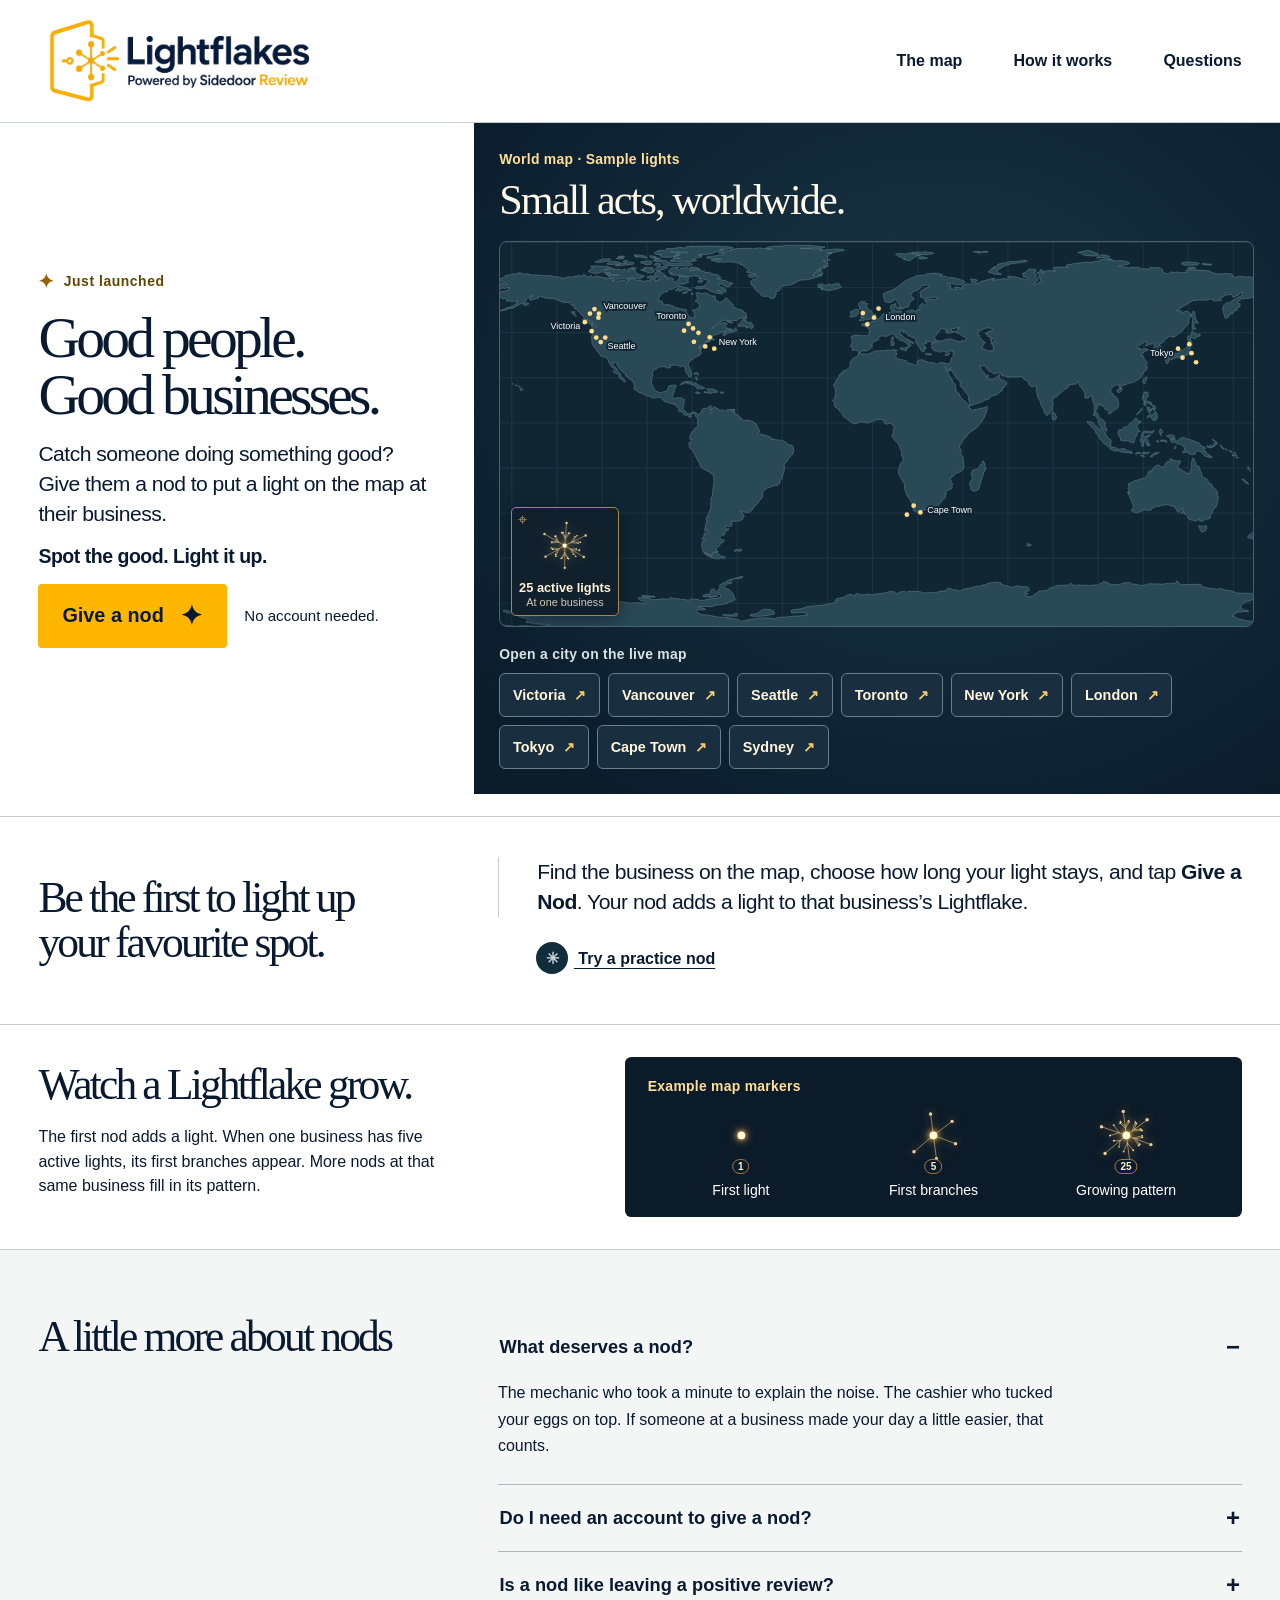
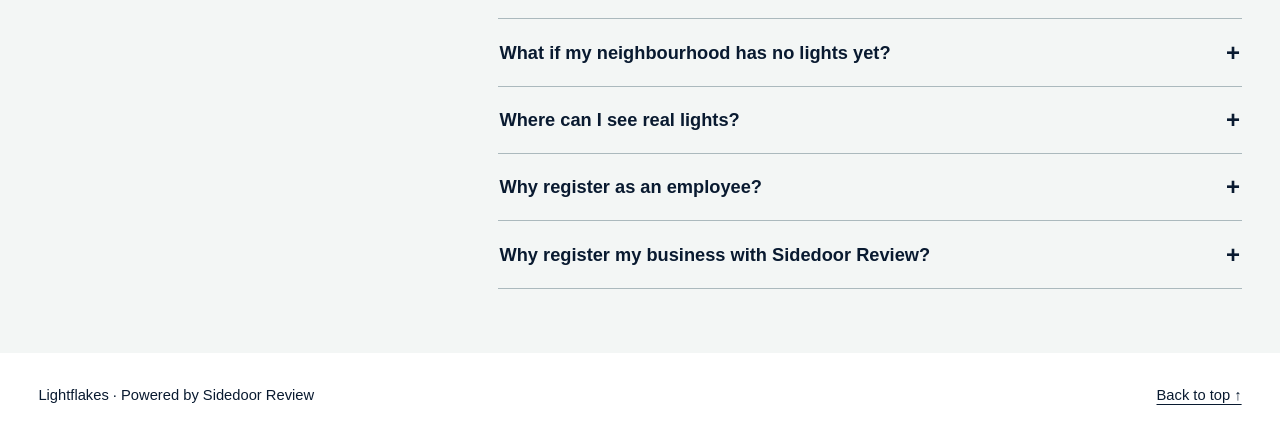
<file: index.html>
<!doctype html>
<html lang="en-CA">
<head>
  <meta charset="utf-8">
  <meta name="viewport" content="width=device-width, initial-scale=1">
  <title>Lightflakes | Give a nod to good people at local businesses</title>
  <meta name="description" content="Looking to leave a positive review for a local business? Give a nod to someone who did something good. Drop a light on the Lightflakes map. No account needed.">
  <meta name="robots" content="noindex, follow">
  <link rel="canonical" href="https://lightflakes.com/">
  <meta name="theme-color" content="#081c31">
  <meta property="og:title" content="Lightflakes | Catch the good stuff">
  <meta property="og:description" content="Good people. Good businesses. Give a nod to an everyday kindness and drop a light on the map. No account needed.">
  <meta property="og:type" content="website">
  <link rel="stylesheet" href="site.css">
  <script type="application/ld+json">{"@context":"https://schema.org","@type":"WebSite","name":"Lightflakes","url":"https://lightflakes.com/","description":"Recognize good people and local businesses doing good things. Each nod adds a light on the Sidedoor Review map.","inLanguage":"en-CA"}</script>
</head>
<body id="top">
<a class="skip" href="#main">Skip to content</a>
<header class="mast">
  <a href="#top" aria-label="Lightflakes home"><img class="logo" src="assets/logo.png" alt="Lightflakes, powered by Sidedoor Review"></a>
  <nav aria-label="Main navigation"><a href="https://sidedoorreview.com/maps">The map</a><a href="#how">How it works</a><a href="#questions">Questions</a></nav>
</header>
<main id="main">
  <section class="hero" aria-labelledby="headline">
    <div class="intro">
      <strong class="launch">Just launched</strong>
      <h1 id="headline">Good people.<br>Good businesses.</h1>
      <p>Catch someone doing something good? Give them a nod to put a light on the map at their business.</p>
      <strong class="prompt">Spot the good. Light it up.</strong>
      <div class="action"><a class="cta" href="https://sidedoorreview.com/maps">Give a nod <span aria-hidden="true">✦</span></a><small>No account needed.</small></div>
        </div>
    <figure class="world atlas-panel"><div class="world-head"><span class="map-label">World map · Sample lights</span><h2>Small acts, worldwide.</h2></div><div class="map-frame"><svg class="atlas" viewBox="15 0 334 151" role="img" aria-label="Individual sample lights in eight cities"><defs><pattern id="grid" width="20" height="20" patternUnits="userSpaceOnUse"><path d="M20 0H0V20" fill="none" stroke="#335462" stroke-width=".28"/></pattern></defs><rect width="360" height="180" fill="url(#grid)"/><path d="M120.4,165.0L120.1,165.5L119.8,166.0L117.7,165.9L115.5,165.9L114.3,165.6L114.3,165.5L113.7,165.3L116.0,165.3L118.1,165.4L118.9,165.0L119.4,164.6L120.4,165.0ZM20.8,164.5L18.9,164.6L17.6,164.3L17.0,163.9L16.9,163.9L16.3,163.6L16.3,163.6L16.9,163.2L18.8,163.4L19.8,163.7L20.5,164.0L20.8,164.5ZM134.8,163.0L136.1,163.5L136.5,164.1L136.6,164.5L136.7,165.0L135.1,165.3L133.5,165.6L131.6,165.8L129.5,166.0L127.1,166.0L125.8,165.6L126.0,165.2L128.1,164.9L129.0,164.6L129.6,164.2L130.1,163.8L130.7,163.5L131.3,163.0L131.3,163.0L131.8,163.0L133.3,162.8L134.8,163.0ZM58.8,158.5L60.1,158.7L61.3,158.5L60.7,158.8L59.8,159.1L58.4,159.0L57.4,158.7L57.4,158.7L57.6,158.3L58.8,158.5ZM54.4,158.5L56.0,158.9L55.4,158.8L54.1,158.7L52.7,158.5L52.7,158.5L53.4,158.2L54.4,158.5ZM81.0,156.9L82.1,157.1L83.2,157.0L83.8,157.5L83.0,157.4L81.8,157.5L80.6,157.4L79.2,157.5L78.2,157.3L77.7,156.9L77.7,156.9L78.3,156.7L79.6,156.9L81.0,156.9ZM111.5,156.0L111.7,156.4L111.5,156.8L111.2,157.2L110.0,157.3L108.9,157.5L107.6,157.5L108.1,157.1L106.9,157.2L105.8,157.4L105.0,157.1L105.0,156.7L106.1,156.3L106.1,156.3L106.8,156.2L107.9,156.2L108.2,155.7L108.3,155.3L108.3,154.5L108.8,154.0L109.7,153.9L110.3,154.3L110.5,154.6L110.9,155.1L111.3,155.5L111.5,156.0ZM121.4,149.2L121.0,149.4L120.2,149.2L119.4,149.3L118.7,149.5L118.0,149.8L117.5,150.1L117.4,150.5L117.4,150.9L117.9,151.2L117.2,151.4L116.3,151.5L115.7,151.8L115.1,152.2L114.5,152.6L114.3,153.0L114.7,153.4L115.2,153.7L116.0,153.9L116.8,154.2L117.2,154.6L117.4,155.0L117.7,155.4L118.2,155.7L118.5,156.1L118.6,157.0L118.9,157.4L119.0,157.8L119.3,158.2L119.2,158.7L118.6,159.1L118.0,159.4L116.7,159.6L116.3,159.9L115.6,160.3L114.1,160.6L112.8,160.8L111.6,161.0L110.2,161.2L109.4,161.6L107.8,161.7L106.0,161.6L104.4,161.7L102.8,161.7L103.1,162.1L104.6,162.3L105.7,162.6L106.3,162.9L105.2,163.2L103.5,163.1L102.1,163.4L102.0,163.8L102.0,164.2L103.2,164.5L103.4,164.9L104.6,165.3L106.8,165.4L108.6,165.7L110.0,166.0L111.8,166.3L114.3,166.5L116.7,166.7L118.4,167.0L120.3,167.4L121.3,167.8L121.8,168.2L123.0,167.9L124.6,167.6L126.4,167.3L128.5,167.0L130.2,166.7L132.7,166.7L135.2,166.8L137.2,167.1L137.8,166.7L139.2,166.4L141.8,166.3L143.7,166.1L145.6,165.9L147.7,165.8L149.9,165.6L151.5,165.3L150.7,165.0L150.3,164.6L150.3,164.3L148.4,164.3L146.3,164.5L144.4,164.5L144.1,164.1L144.2,163.3L144.7,163.1L146.1,162.9L147.8,162.7L149.0,162.4L150.2,162.1L151.1,161.7L152.5,161.5L153.8,161.4L154.5,161.3L156.1,161.2L157.5,161.1L158.8,160.9L160.0,160.7L161.1,160.4L162.5,160.1L163.4,159.8L164.3,159.5L164.6,159.1L163.5,158.9L163.9,158.5L164.6,158.1L165.6,158.0L166.7,157.7L167.7,157.4L168.5,157.0L169.0,156.5L169.7,156.3L170.9,156.3L171.4,156.7L172.6,156.7L172.6,156.3L173.1,155.9L174.2,156.0L174.5,156.4L175.7,156.5L177.0,156.3L178.2,156.2L179.3,156.2L179.8,156.6L180.9,156.3L181.9,156.1L183.0,156.0L184.1,155.9L185.2,155.6L186.3,155.5L187.1,155.2L187.7,154.9L188.5,155.1L189.5,155.0L190.2,155.5L190.8,155.8L192.0,155.6L192.4,155.2L193.4,155.0L194.7,155.0L195.1,155.4L195.9,155.0L197.0,154.9L198.2,154.9L199.3,154.9L200.4,155.0L201.5,155.1L201.9,155.4L202.6,155.7L203.7,155.5L204.8,155.5L206.0,155.5L207.1,155.5L208.1,155.3L209.2,155.2L210.0,154.9L211.0,154.8L212.0,154.7L212.8,154.4L213.3,153.8L213.9,153.5L214.9,153.7L215.3,154.0L216.2,154.2L217.2,154.2L217.9,154.5L218.6,154.8L219.7,154.5L220.0,154.1L220.9,153.9L222.0,153.6L222.9,153.5L224.1,153.3L224.9,153.1L225.7,152.8L226.5,152.6L227.4,152.7L228.3,152.4L229.0,152.1L229.9,152.1L230.8,151.9L230.9,151.5L231.8,151.2L232.6,151.1L233.6,150.9L234.5,150.8L235.4,150.9L236.4,151.0L237.2,151.2L237.3,151.7L238.1,152.0L238.7,152.3L239.9,152.4L240.6,152.7L241.4,153.0L242.4,153.0L243.2,152.8L244.1,152.4L245.0,152.6L246.0,152.7L246.9,152.9L247.9,152.9L248.9,152.9L249.7,154.0L249.7,154.2L249.6,154.7L248.6,154.9L247.8,155.3L247.9,155.7L249.1,155.7L248.9,156.1L248.4,156.4L247.9,156.9L248.7,157.2L249.9,157.3L251.0,157.1L251.6,156.7L251.9,156.3L252.5,156.0L253.1,155.7L253.3,155.4L253.9,154.9L254.5,154.8L255.6,154.7L256.6,154.6L257.6,154.5L258.1,154.1L258.4,153.7L259.1,153.3L260.1,153.1L260.9,152.9L261.5,152.5L262.1,152.4L262.8,152.2L263.8,152.3L264.7,152.2L265.7,152.1L266.8,152.2L267.5,151.9L268.0,151.2L268.4,151.5L268.8,152.0L269.7,152.2L270.6,152.2L271.6,152.1L272.6,152.2L273.5,152.2L274.2,152.1L275.0,152.2L275.8,152.4L276.7,152.2L277.8,152.2L278.7,152.1L279.7,152.2L280.4,151.9L280.9,151.6L281.6,151.3L282.8,150.6L283.5,150.7L284.2,151.0L284.9,151.3L286.2,151.9L287.2,152.0L288.1,152.0L289.2,151.8L290.2,151.7L291.1,151.4L291.7,151.1L292.9,151.1L293.6,150.9L294.4,151.1L294.9,151.4L295.6,151.7L296.7,151.7L297.4,151.9L298.6,152.2L299.8,152.3L300.9,152.2L301.7,151.9L302.3,151.6L303.2,151.5L304.1,151.6L305.2,151.7L306.1,151.6L307.0,151.6L307.9,151.7L308.8,151.8L309.7,151.6L310.8,151.4L311.8,151.4L312.9,151.4L313.9,151.3L314.8,151.2L315.0,150.7L315.1,150.3L315.7,150.6L315.9,151.0L316.2,151.4L316.6,151.8L317.5,152.0L318.6,151.9L319.9,151.9L320.8,151.8L322.1,151.8L323.1,151.8L324.4,151.8L325.5,151.9L326.2,152.2L326.0,152.6L326.6,152.9L327.7,153.1L328.8,153.4L330.1,153.6L331.5,153.7L332.5,153.9L333.6,153.9L334.3,153.6L335.2,153.8L335.9,154.1L336.8,154.4L338.0,154.5L339.2,154.6L339.7,155.0L340.8,155.2L341.6,155.6L342.7,155.7L343.8,155.7L344.9,155.8L346.1,155.8L347.3,155.8L348.4,156.0L349.5,156.2L350.5,156.4L351.2,156.7L351.1,157.1L350.6,157.4L350.1,157.9L349.8,158.2L349.3,158.7L348.0,158.8L347.4,159.2L346.1,159.4L345.6,159.8L345.0,160.1L344.2,160.5L343.8,160.9L343.6,161.2L343.5,161.7L343.5,162.1L344.1,162.5L344.3,162.8L344.7,163.2L346.6,163.3L347.0,163.8L345.2,163.9L343.7,164.1L341.8,164.2L340.9,164.7L340.7,165.2L340.3,165.6L339.8,165.9L341.1,166.3L341.6,166.7L342.5,167.1L343.7,167.4L345.1,167.7L346.6,168.0L348.9,168.3L349.4,168.8L352.3,169.0L352.5,169.1L353.2,169.4L356.0,169.2L358.3,169.5L360.0,169.7L360.0,175.0L0.0,175.0L0.0,169.7L0.1,169.7L0.9,169.1L2.7,169.5L2.9,169.4L3.1,169.3L3.5,169.2L3.8,169.1L3.9,169.1L4.1,169.1L4.2,169.1L5.6,169.5L6.9,169.1L7.1,169.1L10.0,168.9L11.0,169.1L11.5,169.2L13.0,169.6L15.8,169.8L18.1,170.1L21.9,170.4L24.8,170.1L29.1,170.3L31.5,170.6L34.1,170.3L36.9,170.0L37.1,169.6L33.2,169.5L29.9,169.3L29.1,168.9L26.4,168.7L26.6,168.2L27.0,167.8L27.3,167.5L27.1,167.0L25.5,166.8L24.7,166.4L23.2,166.1L25.6,166.2L27.9,166.0L29.4,166.3L31.1,166.0L32.8,165.7L33.6,165.3L33.2,164.9L31.9,164.7L30.5,164.4L28.4,164.3L26.6,164.2L24.7,164.1L24.0,163.7L22.7,163.4L21.9,163.0L21.6,161.9L22.1,162.0L23.0,162.3L24.7,162.2L26.3,162.1L27.1,162.5L28.7,162.4L30.0,162.2L31.3,161.9L32.4,161.6L33.9,161.5L33.9,161.1L33.5,160.7L33.8,160.4L35.1,160.2L35.7,160.5L37.2,160.3L38.4,160.1L39.8,160.1L41.1,160.0L42.5,159.7L43.6,159.5L44.8,159.3L45.6,159.4L46.3,159.4L47.7,159.3L49.1,159.5L50.4,159.5L51.8,159.3L53.1,159.4L54.6,159.5L56.0,159.5L57.4,159.5L58.9,159.5L60.3,159.5L61.3,159.2L62.5,159.0L63.8,159.2L65.0,159.1L66.1,158.7L66.7,159.0L67.1,159.4L67.7,159.7L68.7,159.4L69.9,159.8L71.3,159.9L72.4,160.2L73.9,160.1L75.1,159.9L76.6,160.0L78.0,160.1L79.4,160.3L79.9,159.9L79.2,159.5L78.7,159.2L77.5,159.1L76.9,158.7L76.7,158.4L76.3,157.6L77.1,157.8L78.4,157.8L79.7,157.8L80.9,157.9L81.9,158.2L82.3,158.6L83.7,158.6L85.0,158.5L86.3,158.3L87.6,158.2L88.6,158.4L89.9,158.3L90.8,157.6L91.6,158.0L92.7,158.2L94.0,158.1L94.8,158.5L96.1,158.5L97.3,158.6L98.5,158.9L99.3,158.5L99.7,158.1L100.7,158.5L102.1,158.4L103.1,158.6L103.8,159.0L105.1,158.9L106.1,158.7L107.2,158.4L108.4,158.3L109.8,158.1L111.1,158.0L112.0,157.8L112.6,157.5L112.9,157.0L112.7,156.6L112.4,156.2L112.1,155.9L111.8,155.5L111.5,155.1L111.5,154.7L111.6,154.3L112.0,154.0L112.4,153.5L112.6,153.1L112.4,152.7L112.3,152.3L112.7,151.9L113.3,151.6L113.9,151.2L114.6,150.9L115.4,150.6L115.8,150.2L116.4,149.9L117.0,149.6L118.0,149.6L118.6,149.3L119.3,149.1L120.1,149.0L120.8,148.7L121.4,148.4L122.2,148.3L122.8,148.5L122.4,148.9L121.4,149.2ZM112.3,138.8L113.5,139.4L115.0,139.7L114.5,140.2L113.5,140.3L113.0,139.9L112.7,140.3L111.9,140.6L110.8,140.5L110.0,140.2L109.0,140.1L107.7,139.5L106.7,139.0L105.3,137.8L106.2,138.0L107.6,138.7L108.9,139.1L109.4,138.6L109.7,137.9L110.7,137.5L111.4,137.6L111.4,137.6L111.8,138.1L112.3,138.8ZM121.5,136.1L122.3,136.6L122.0,136.9L120.6,137.2L120.2,136.8L119.3,137.3L118.8,136.8L120.0,136.3L120.8,136.5L121.5,136.1ZM250.3,134.7L248.7,134.8L248.7,134.2L248.9,133.8L248.9,133.6L249.6,133.9L250.5,134.1L250.6,134.3L250.3,134.7ZM325.4,125.8L326.4,126.1L326.9,126.0L327.7,125.8L328.3,125.9L328.4,127.1L328.0,127.4L327.9,128.2L327.6,127.9L326.9,128.6L326.7,128.6L326.0,128.5L325.4,127.7L325.3,127.0L324.7,126.2L324.7,125.7L325.4,125.8ZM353.0,125.9L353.2,126.3L354.0,125.9L354.2,126.3L354.2,126.8L353.9,127.2L353.2,128.0L352.7,128.4L353.1,128.9L352.3,128.9L351.5,129.2L351.2,129.9L350.6,130.9L349.8,131.4L349.3,131.6L348.4,131.6L347.8,131.3L346.7,131.2L346.5,130.9L347.0,130.1L348.3,129.1L348.9,128.9L349.7,128.6L350.5,128.0L351.1,127.5L351.6,126.8L351.9,126.5L352.1,126.0L352.8,125.5L353.0,125.9ZM354.6,121.2L355.3,122.2L355.4,121.5L355.8,121.8L356.0,122.6L356.8,122.9L357.4,123.0L358.0,122.6L358.5,122.7L358.3,123.6L358.0,124.2L357.2,124.1L356.9,124.4L357.0,124.9L356.9,125.1L356.5,125.6L356.0,126.3L355.2,126.7L355.1,126.4L354.7,126.3L355.2,125.5L354.9,124.9L353.8,124.5L353.9,124.1L354.6,123.8L354.7,123.0L354.7,122.4L354.3,121.7L354.3,121.5L353.8,121.1L353.1,120.2L352.6,119.5L353.0,119.5L353.6,120.0L354.3,120.3L354.6,121.2ZM347.1,107.2L346.7,107.4L346.2,107.1L345.5,106.7L344.8,106.1L344.2,105.4L344.0,105.1L344.5,105.1L345.0,105.5L345.5,105.8L345.8,106.1L346.6,106.7L347.1,107.2ZM358.4,102.3L358.7,102.6L358.6,103.2L357.9,103.3L357.4,103.2L357.3,102.7L357.7,102.4L358.1,102.5L358.4,102.3ZM359.4,101.8L358.7,102.0L358.6,101.6L359.1,101.4L359.4,101.4L360.0,101.1L360.0,101.6L359.4,101.8ZM0.1,101.5L0.0,101.6L0.0,101.1L0.2,101.0L0.1,101.5ZM347.8,101.5L347.5,101.6L347.2,101.2L347.2,100.9L347.8,101.5ZM347.1,99.9L347.3,100.7L347.0,100.6L346.8,100.7L346.6,100.4L346.6,99.6L347.1,99.9ZM230.1,98.6L230.2,99.8L230.5,100.2L230.4,100.7L230.2,101.0L229.9,100.4L229.7,100.7L229.9,101.5L229.8,101.9L229.5,102.1L229.4,103.0L229.0,104.1L228.5,105.5L227.9,107.4L227.5,108.8L227.1,109.9L226.3,110.2L225.4,110.6L224.8,110.3L224.0,110.0L223.8,109.5L223.7,108.6L223.3,107.8L223.3,107.1L223.4,106.3L223.9,106.2L223.9,105.8L224.4,105.1L224.5,104.4L224.2,104.0L224.0,103.3L224.0,102.4L224.3,101.9L224.4,101.2L224.9,101.2L225.5,101.0L225.9,100.8L226.3,100.8L226.9,100.2L227.7,99.6L228.0,99.1L227.9,98.7L228.3,98.8L228.8,98.1L228.9,97.5L229.2,97.0L229.5,97.5L229.8,97.9L230.1,98.6ZM323.6,98.8L323.9,99.5L324.6,99.2L324.9,99.6L325.4,100.0L325.3,100.4L325.5,101.3L325.6,101.8L325.9,101.9L326.2,102.8L326.1,103.3L326.4,104.0L327.5,104.5L328.2,105.0L328.8,105.4L328.7,105.6L329.3,106.3L329.7,107.3L330.1,107.1L330.5,107.6L330.7,107.4L330.9,108.5L331.6,109.1L332.1,109.5L332.9,110.3L333.1,111.1L333.2,111.6L333.1,112.3L333.6,113.1L333.5,114.0L333.3,114.5L333.1,115.4L333.1,115.9L332.9,116.6L332.5,117.6L331.7,118.0L331.3,118.8L331.0,119.3L330.7,120.2L330.3,120.7L330.1,121.4L329.9,122.1L330.0,122.4L329.4,122.8L328.3,122.8L327.4,123.2L326.9,123.6L326.3,124.0L325.5,123.6L324.9,123.4L325.0,122.9L324.5,123.1L323.6,123.8L322.7,123.5L322.2,123.4L321.6,123.3L320.6,123.0L320.0,122.4L319.8,121.6L319.6,121.1L319.1,120.7L318.1,120.6L318.4,120.1L318.2,119.4L317.7,120.1L316.8,120.3L317.4,119.7L317.5,119.1L317.9,118.6L317.8,117.9L317.0,118.8L316.4,119.1L316.0,119.9L315.2,119.5L315.2,118.9L314.6,118.2L314.1,117.8L314.3,117.6L313.0,117.0L312.3,117.0L311.3,116.5L309.5,116.6L308.2,116.9L307.1,117.3L306.1,117.2L305.1,117.7L304.2,118.0L304.0,118.5L303.7,118.9L302.8,118.9L302.2,119.0L301.3,118.8L300.6,118.9L299.9,119.0L299.3,119.5L299.0,119.5L298.5,119.7L298.0,120.1L297.3,120.0L296.6,120.0L295.6,119.4L295.0,119.2L295.0,118.6L295.5,118.5L295.7,118.3L295.7,117.9L295.8,117.2L295.7,116.6L295.2,115.6L295.0,115.0L295.0,114.5L294.6,113.8L294.6,113.5L294.2,113.1L294.0,112.3L293.5,111.5L293.3,111.1L293.8,111.5L293.4,110.6L293.9,110.9L294.2,111.3L294.2,110.8L293.7,110.0L293.6,109.7L293.4,109.4L293.5,108.8L293.7,108.6L293.8,108.1L293.7,107.5L294.1,106.8L294.2,107.5L294.6,106.8L295.5,106.5L295.9,106.1L296.7,105.7L297.2,105.6L297.4,105.7L298.2,105.4L298.8,105.3L299.0,105.0L299.3,105.0L299.8,105.0L300.9,104.7L301.4,104.2L301.7,103.7L302.2,103.2L302.3,102.8L302.3,102.3L303.0,101.4L303.4,102.3L303.9,102.1L303.5,101.6L303.8,101.1L304.3,101.3L304.4,100.6L304.9,100.1L305.2,99.7L305.7,99.5L305.7,99.2L306.1,99.3L306.1,99.1L306.6,99.0L307.1,98.8L307.8,99.3L308.4,99.9L309.0,99.9L309.6,100.0L309.4,99.4L309.9,98.6L310.3,98.4L310.2,98.1L310.6,97.5L311.2,97.2L311.7,97.3L312.6,97.1L312.6,96.6L311.8,96.3L312.4,96.1L313.0,96.4L313.6,96.8L314.4,97.0L314.7,96.9L315.3,97.2L315.9,97.0L316.3,97.0L316.5,96.9L317.0,97.4L316.7,97.9L316.3,98.3L316.0,98.3L316.1,98.7L315.8,99.2L315.4,99.7L315.5,100.0L316.3,100.6L317.1,100.9L317.6,101.2L318.3,101.8L318.6,101.8L319.1,102.1L319.3,102.4L320.2,102.7L320.9,102.4L321.1,101.8L321.3,101.4L321.4,100.8L321.7,100.0L321.6,99.6L321.6,99.3L321.5,98.7L321.7,97.9L321.8,97.7L321.7,97.4L321.9,96.9L322.1,96.3L322.1,96.0L322.5,95.7L322.8,96.2L322.9,96.8L323.1,96.9L323.2,97.3L323.5,97.8L323.6,98.4L323.6,98.8ZM342.1,95.5L342.4,95.8L341.7,95.8L341.3,95.2L341.9,95.4L342.1,95.5ZM300.7,95.2L300.3,95.3L299.0,94.6L299.9,94.4L300.4,94.7L300.8,95.0L300.7,95.2ZM340.9,94.9L340.5,94.9L339.8,94.8L339.6,94.6L339.7,94.2L340.4,94.4L340.7,94.6L340.9,94.9ZM341.7,94.6L341.5,94.8L340.8,93.9L340.6,93.3L340.9,93.3L341.3,94.1L341.7,94.6ZM304.4,95.1L303.6,95.4L303.5,95.2L303.6,94.9L304.0,94.3L305.0,93.9L305.1,93.7L305.9,93.4L306.6,93.4L307.0,93.3L307.3,93.4L307.0,93.7L305.9,94.1L305.1,94.4L304.4,95.1ZM297.9,93.1L298.3,93.4L298.9,93.3L299.1,93.7L298.0,93.9L297.3,94.0L296.7,94.0L297.1,93.5L297.6,93.4L297.9,93.1ZM302.9,93.1L302.8,93.6L301.3,93.9L299.9,93.8L299.9,93.4L300.7,93.2L301.3,93.5L302.0,93.5L302.9,93.1ZM339.9,93.3L339.9,93.5L339.1,93.1L338.6,92.8L338.2,92.4L338.4,92.3L338.8,92.6L339.6,93.0L339.9,93.3ZM337.5,92.3L337.3,92.4L336.9,92.2L336.5,91.8L336.5,91.6L337.1,92.0L337.5,92.3ZM288.6,91.8L290.5,91.9L290.8,91.5L292.6,91.9L293.0,92.6L294.5,92.8L295.7,93.4L294.6,93.8L293.5,93.3L292.6,93.4L291.5,93.3L290.6,93.1L289.4,92.7L288.7,92.6L288.3,92.8L286.5,92.4L286.3,91.9L285.4,91.9L286.1,90.9L287.3,91.0L288.1,91.3L288.5,91.4L288.6,91.8ZM314.7,91.2L314.2,91.9L314.1,91.1L314.3,90.8L314.5,90.4L314.7,90.7L314.7,91.2ZM335.9,91.8L335.6,91.9L335.2,91.5L334.7,90.9L334.5,90.1L334.7,90.0L334.8,90.3L335.1,90.6L335.5,91.2L336.0,91.5L335.9,91.8ZM332.0,90.5L331.5,90.6L331.3,90.8L330.8,91.1L330.2,91.3L329.7,91.3L328.9,91.0L328.3,90.7L328.4,90.4L329.3,90.6L329.8,90.5L330.0,90.0L330.1,90.0L330.2,90.5L330.8,90.5L331.1,90.1L331.6,89.8L331.5,89.2L332.1,89.1L332.3,89.3L332.3,89.9L332.0,90.5ZM307.2,88.5L306.9,88.8L306.2,88.6L306.0,88.2L307.0,88.1L307.2,88.5ZM310.5,88.1L310.8,88.9L310.0,88.4L309.2,88.4L308.6,88.4L307.9,88.4L308.1,87.8L309.4,87.8L310.5,88.1ZM333.1,89.5L332.8,89.8L332.6,89.2L332.4,88.8L332.0,88.5L331.4,88.0L330.7,87.7L330.9,87.5L331.5,87.8L331.8,88.0L332.2,88.2L332.6,88.7L333.0,89.0L333.1,89.5ZM314.1,86.2L314.4,87.8L315.5,88.4L316.3,87.3L317.4,86.7L318.3,86.7L319.2,87.1L319.9,87.4L321.0,87.6L322.7,88.3L324.6,88.9L325.3,89.4L325.8,89.9L326.0,90.5L327.6,91.1L327.9,91.6L327.0,91.7L327.2,92.4L328.1,93.0L328.7,94.1L329.3,94.1L329.3,94.5L330.0,94.7L329.7,94.9L330.8,95.3L330.7,95.6L330.0,95.7L329.8,95.4L328.9,95.3L327.9,95.1L327.1,94.5L326.6,93.9L326.0,93.1L324.7,92.6L323.9,92.9L323.3,93.2L323.4,94.0L322.6,94.3L322.1,94.2L321.0,94.1L320.1,93.3L319.1,93.1L318.9,93.4L317.6,93.4L318.0,92.6L318.7,92.3L318.4,91.2L317.9,90.4L316.0,89.5L315.2,89.5L313.7,88.5L313.4,89.0L313.0,89.1L312.8,88.7L312.8,88.3L312.0,87.8L313.1,87.5L313.8,87.5L313.7,87.2L312.2,87.2L311.8,86.6L310.9,86.4L310.5,85.9L311.9,85.7L312.4,85.4L314.0,85.8L314.1,86.2ZM305.2,83.6L304.4,84.6L303.7,84.8L302.7,84.6L301.1,84.6L300.2,84.8L300.0,85.5L300.9,86.4L301.5,86.0L303.3,85.6L303.3,86.1L302.8,85.9L302.4,86.5L301.5,86.9L302.5,88.2L302.3,88.5L303.2,89.7L303.2,90.3L302.6,90.6L302.2,90.3L302.7,89.5L301.7,89.9L301.5,89.6L301.6,89.2L300.9,88.6L301.0,87.6L300.3,87.9L300.4,89.1L300.4,90.5L299.8,90.7L299.4,90.4L299.7,89.5L299.5,88.5L299.1,88.5L298.8,87.8L299.2,87.1L299.3,86.4L299.8,84.8L300.0,84.4L300.9,83.7L301.7,84.0L302.9,84.1L304.1,84.1L305.1,83.4L305.2,83.6ZM308.7,83.9L308.6,84.7L308.1,84.6L308.0,85.3L308.4,85.8L308.1,85.9L307.7,85.3L307.4,84.0L307.6,83.2L307.9,82.8L308.0,83.4L308.6,83.5L308.7,83.9ZM285.8,90.9L284.7,90.9L283.9,90.0L282.6,89.2L282.2,88.6L281.4,87.8L280.9,87.1L280.1,85.7L279.3,84.8L279.0,84.0L278.6,83.2L277.7,82.5L277.2,81.7L276.4,81.1L275.4,80.0L275.3,79.5L275.9,79.6L277.5,79.8L278.4,80.7L279.1,81.4L279.7,81.8L280.6,82.9L281.7,82.9L282.5,83.6L283.1,84.4L283.8,84.9L283.4,85.7L284.0,86.1L284.4,86.1L284.5,86.8L284.9,87.3L285.6,87.4L286.1,88.1L285.9,89.3L285.8,90.9ZM297.9,83.2L299.0,84.1L297.8,84.2L297.5,84.9L297.5,85.8L296.6,86.5L296.5,87.5L296.1,89.0L296.0,88.7L294.9,89.1L294.5,88.5L293.8,88.4L293.3,88.1L292.1,88.5L291.7,88.0L291.0,88.0L290.2,87.9L290.1,86.6L289.6,86.3L289.1,85.5L289.0,84.6L289.1,83.7L289.7,83.0L290.4,83.3L291.2,83.1L291.4,82.3L291.8,82.1L293.0,81.9L293.7,81.1L294.2,80.5L294.6,80.1L295.5,79.6L296.2,78.9L296.7,78.1L297.1,78.1L297.6,78.6L297.7,79.0L298.3,79.3L299.2,79.6L299.1,80.0L298.4,80.0L298.6,80.5L297.9,80.9L297.3,81.8L298.0,82.7L297.9,83.2ZM306.4,76.6L306.5,77.2L306.5,77.8L306.2,78.7L305.8,77.7L305.4,78.2L305.7,79.0L305.4,79.4L304.2,78.8L303.9,78.1L304.2,77.6L303.6,77.2L303.3,77.6L302.8,77.5L302.1,78.1L301.9,77.8L302.3,77.0L302.9,76.7L303.5,76.3L303.8,76.8L304.6,76.5L304.8,76.0L305.5,76.0L305.4,75.2L306.2,75.7L306.3,76.2L306.4,76.6ZM261.2,78.8L260.3,79.0L259.9,78.2L259.7,76.8L260.1,75.2L260.8,75.7L261.3,76.4L261.8,77.5L261.6,78.5L261.2,78.8ZM119.1,74.9L118.2,75.0L118.0,74.9L118.3,74.6L118.3,74.2L118.9,74.1L119.1,74.1L119.1,74.9ZM304.0,74.7L303.6,75.0L303.3,75.7L303.0,76.0L302.4,75.3L302.6,75.0L302.8,74.7L302.9,74.1L303.5,74.1L303.3,74.7L304.1,73.8L304.0,74.7ZM298.5,75.7L297.2,76.6L297.7,75.9L298.4,75.3L299.0,74.6L299.5,73.6L299.7,74.4L299.0,75.0L298.5,75.7ZM301.9,73.1L302.5,73.4L303.1,73.4L303.1,73.8L302.6,74.3L302.0,74.6L302.0,74.1L302.0,73.6L301.9,73.1ZM305.5,72.8L305.8,74.0L305.0,73.7L305.0,74.0L305.3,74.6L304.8,74.9L304.8,74.2L304.5,74.1L304.3,73.5L304.9,73.6L304.9,73.2L304.3,72.4L305.2,72.5L305.5,72.8ZM301.5,71.9L301.3,72.8L300.8,72.3L300.3,71.5L301.2,71.6L301.5,71.9ZM301.3,66.5L301.9,66.8L302.2,66.5L302.3,66.8L302.2,67.2L302.5,67.9L302.3,68.7L301.7,69.1L301.5,69.9L301.7,70.7L302.3,70.8L302.7,70.7L304.0,71.2L303.9,71.8L304.2,72.0L304.1,72.5L303.3,72.0L302.9,71.4L302.7,71.8L302.0,71.2L301.1,71.4L300.6,71.1L300.7,70.7L301.0,70.5L300.7,70.2L300.6,70.6L300.1,70.0L299.9,69.6L299.9,68.6L300.3,69.0L300.4,67.4L300.7,66.5L301.3,66.5ZM114.4,66.8L114.2,67.0L113.4,67.0L112.8,67.1L112.8,66.6L112.9,66.5L113.7,66.5L114.2,66.6L114.4,66.8ZM103.1,67.1L102.8,67.3L102.2,67.1L101.7,66.8L101.8,66.5L102.2,66.5L102.4,66.5L103.1,66.6L103.6,66.8L103.8,67.1L103.1,67.1ZM107.4,65.1L108.3,65.3L108.4,65.1L109.2,65.1L109.8,65.4L110.0,65.4L110.2,65.7L110.8,65.7L110.7,66.0L111.2,66.0L111.7,66.4L111.3,66.8L110.8,66.6L110.4,66.6L110.0,66.6L109.9,66.8L109.5,66.8L109.3,66.6L109.0,66.7L108.6,67.4L108.3,67.2L108.3,67.0L107.6,66.8L107.2,66.9L106.5,66.8L106.1,67.0L105.5,66.7L105.6,66.3L106.6,66.5L107.3,66.6L107.7,66.3L107.2,65.9L107.2,65.5L106.6,65.4L106.8,65.1L107.4,65.1ZM290.3,66.3L289.5,66.8L288.7,66.5L288.6,65.6L289.1,65.2L290.2,64.9L290.8,64.9L291.0,65.3L290.6,65.7L290.3,66.3ZM24.5,65.9L24.3,66.1L24.1,65.9L24.1,65.7L23.9,65.3L24.0,65.2L24.1,65.0L24.1,64.8L24.1,64.7L24.2,64.8L24.6,64.9L24.8,65.0L24.9,65.1L25.2,65.5L25.2,65.5L24.8,65.8L24.5,65.9ZM23.9,64.4L23.6,64.4L23.4,64.2L23.3,64.1L23.3,64.1L23.4,64.0L23.7,64.1L24.0,64.2L23.9,64.4ZM23.2,63.8L23.2,63.9L22.7,63.9L22.7,63.8L23.2,63.8ZM22.3,63.7L22.3,63.7L22.2,63.7L21.9,63.7L21.7,63.5L21.7,63.4L22.0,63.3L22.1,63.3L22.3,63.7ZM20.7,63.0L20.5,63.1L20.2,62.9L20.3,62.9L20.4,62.8L20.6,62.8L20.7,63.0ZM100.3,62.2L100.7,62.6L101.7,62.5L102.0,62.7L102.9,63.3L103.5,63.8L103.8,63.8L104.4,64.0L104.3,64.3L105.1,64.3L105.8,64.7L105.7,64.9L105.0,65.1L104.4,65.1L103.7,65.0L102.2,65.1L102.9,64.6L102.5,64.3L101.9,64.3L101.5,64.0L101.3,63.4L100.7,63.4L99.8,63.2L99.5,63.0L98.2,62.8L97.8,62.6L98.2,62.4L97.2,62.3L96.5,62.8L96.1,62.8L95.9,63.1L95.5,63.2L95.0,63.1L95.6,62.8L95.8,62.4L96.2,62.2L96.7,62.0L97.5,61.9L97.7,61.8L98.6,61.9L99.4,61.9L100.3,62.2ZM102.5,61.2L102.2,61.3L102.0,60.7L101.6,60.4L101.8,59.8L102.1,59.8L102.5,60.7L102.5,61.2ZM301.2,62.2L300.7,63.0L300.2,62.2L300.1,61.4L300.7,60.5L301.5,59.7L302.0,60.0L301.8,60.6L301.2,62.2ZM102.2,58.4L101.1,58.6L101.0,58.2L101.5,58.1L102.2,58.2L102.2,58.4ZM103.0,58.4L102.8,59.1L102.6,59.0L102.7,58.5L102.2,58.1L102.2,58.0L103.0,58.4ZM314.6,50.9L314.8,51.2L314.2,51.8L313.8,51.5L313.3,51.7L313.0,52.3L312.4,52.0L312.4,51.5L312.9,50.9L313.5,51.1L313.9,50.6L314.6,50.9ZM214.6,49.3L213.9,49.8L214.0,49.9L214.0,50.0L213.0,50.4L212.5,50.3L212.3,49.9L212.7,49.9L212.8,49.9L212.9,49.6L213.7,49.6L214.6,49.3ZM203.7,49.3L204.2,49.6L205.0,49.6L205.8,49.6L205.7,49.8L206.3,49.7L206.2,50.0L204.7,50.1L204.7,49.9L203.5,49.7L203.7,49.3ZM195.5,46.8L195.2,47.6L195.3,47.9L195.1,48.4L194.3,48.0L193.8,47.9L192.4,47.4L192.6,46.9L193.7,47.0L194.8,46.9L195.5,46.8ZM189.2,43.8L189.8,44.5L189.7,45.8L189.2,45.8L188.8,46.1L188.4,45.8L188.4,44.6L188.2,44.0L188.7,44.1L189.2,43.8ZM321.0,47.9L320.6,48.7L320.8,49.2L320.3,49.9L319.0,50.3L317.2,50.4L315.8,51.5L315.1,51.2L315.1,50.4L313.3,50.6L312.2,51.1L311.0,51.1L312.0,51.9L311.3,53.5L310.7,54.0L310.2,53.6L310.4,52.7L309.8,52.4L309.4,51.7L310.4,51.4L310.9,50.8L311.9,50.3L312.6,49.6L314.6,49.3L315.7,49.5L316.7,47.7L317.4,48.2L318.9,47.2L319.4,46.8L320.1,45.6L319.9,44.4L320.3,43.8L321.4,43.6L321.9,45.0L321.9,45.8L321.0,46.8L321.0,47.9ZM189.6,42.8L189.2,43.6L188.8,43.4L188.5,42.7L188.7,42.4L189.4,42.0L189.6,42.8ZM323.9,40.8L324.6,41.0L325.3,40.6L325.5,41.7L324.1,42.0L323.2,43.0L321.6,42.3L321.1,43.4L320.0,43.4L319.8,42.4L320.3,41.7L321.4,41.6L321.7,40.2L322.0,39.4L323.1,40.5L323.9,40.8ZM116.3,38.4L117.1,38.6L118.0,38.6L117.5,39.0L117.1,39.0L115.9,38.6L115.6,38.3L116.0,38.0L116.3,38.4ZM118.2,35.9L117.7,35.9L116.4,35.6L115.5,35.1L115.8,35.0L117.1,35.3L118.2,35.7L118.2,35.9ZM56.5,36.5L56.0,36.6L54.3,36.2L54.0,35.8L53.1,35.5L53.0,35.2L51.9,35.0L51.6,34.5L51.6,34.2L52.7,34.4L53.3,34.6L54.2,34.7L54.6,35.0L55.1,35.5L56.1,35.9L56.5,36.5ZM123.9,34.3L123.2,35.2L123.9,34.8L124.5,35.1L124.2,35.4L125.1,35.7L125.5,35.4L126.5,35.8L126.2,36.5L126.9,36.3L127.0,36.8L127.4,37.5L126.9,38.3L126.5,38.4L125.8,38.2L126.0,37.4L125.8,37.2L124.6,38.1L124.0,38.1L124.7,37.6L123.7,37.4L122.7,37.4L120.7,37.4L120.6,37.1L121.2,36.7L120.8,36.5L121.6,35.9L122.6,34.3L123.3,33.7L124.1,33.4L124.6,33.4L124.4,33.7L123.9,34.3ZM47.3,31.0L47.3,31.0L47.3,31.0L47.3,31.0L48.3,30.9L48.0,32.0L48.8,32.8L48.4,32.8L47.8,32.4L47.5,31.9L46.9,31.6L46.8,31.1L46.8,30.8L47.3,31.0ZM323.6,34.3L324.7,36.0L323.2,35.7L322.6,37.1L323.5,38.2L323.5,38.9L322.7,38.3L322.1,39.0L321.9,38.2L322.0,37.2L321.9,36.1L322.1,35.4L322.2,34.0L321.6,33.1L321.7,31.7L322.6,31.2L322.2,30.8L322.7,30.6L322.9,31.3L323.3,32.3L323.2,33.2L323.6,34.3ZM173.2,32.7L171.4,33.3L170.0,33.2L170.8,32.1L170.3,31.1L171.7,30.3L172.4,29.9L173.3,29.8L174.3,30.4L173.8,31.1L174.0,31.8L173.2,32.7ZM192.7,29.4L192.1,30.2L191.0,29.6L190.9,29.2L192.4,28.9L192.7,29.4ZM27.0,27.9L26.0,28.3L25.5,28.0L25.3,27.5L26.2,27.2L26.8,27.0L27.4,27.1L27.9,27.4L27.0,27.9ZM177.0,26.4L175.9,27.4L176.9,27.3L178.0,27.3L177.8,28.1L176.9,29.0L177.9,29.1L178.9,30.4L179.6,30.5L180.2,31.7L180.5,32.1L181.7,32.3L181.6,32.9L181.1,33.2L181.4,33.7L180.6,34.2L179.2,34.2L177.5,34.5L177.0,34.3L176.4,34.8L175.5,34.7L174.8,35.0L174.2,34.8L175.7,33.8L176.6,33.6L175.0,33.4L174.7,33.0L175.8,32.7L175.2,32.2L175.4,31.5L176.9,31.6L177.1,31.0L176.4,30.4L175.2,30.2L174.9,29.9L175.3,29.5L175.0,29.2L174.4,29.7L174.4,28.7L173.9,28.2L174.2,27.2L175.0,26.4L175.8,26.4L177.0,26.4ZM14.4,25.1L13.8,25.2L13.2,25.1L12.5,24.8L13.5,24.6L14.3,24.7L14.4,25.1ZM100.7,22.8L100.3,23.4L99.9,23.3L99.6,23.0L99.7,22.9L100.1,22.6L100.5,22.6L100.7,22.8ZM98.1,22.3L96.9,22.8L96.2,22.8L96.0,22.5L96.7,22.1L98.1,22.1L98.1,22.3ZM8.3,21.2L8.9,21.4L9.5,21.3L10.3,21.6L11.3,21.7L11.2,21.8L10.5,22.0L9.7,21.8L9.3,21.6L8.4,21.7L8.2,21.6L8.3,21.2ZM94.8,19.3L95.0,19.8L95.5,19.6L96.1,19.9L97.2,20.2L98.4,20.5L98.4,21.0L99.2,20.9L99.9,21.3L99.0,21.6L97.5,21.3L96.9,20.9L95.9,21.4L94.5,21.9L94.1,21.4L92.8,21.5L93.6,21.0L93.8,20.2L94.1,19.3L94.8,19.3ZM165.5,18.5L165.3,19.2L166.4,19.9L165.1,20.6L162.2,21.3L161.3,21.5L160.0,21.4L157.2,21.0L158.2,20.6L156.0,20.1L157.8,19.9L157.8,19.6L155.7,19.4L156.3,18.7L157.9,18.6L159.4,19.3L160.9,18.7L162.2,19.0L163.8,18.5L165.5,18.5ZM104.1,17.9L103.0,17.9L102.8,17.4L103.2,16.9L104.1,16.7L104.9,17.0L104.9,17.4L104.8,17.6L104.1,17.9ZM5.0,18.4L5.7,18.7L5.4,17.9L8.1,18.1L10.1,19.0L9.1,19.5L7.5,19.6L7.4,20.5L7.0,20.7L6.1,20.7L5.3,20.4L4.0,20.1L3.8,19.6L2.8,19.5L1.6,19.6L1.1,19.3L1.3,18.9L0.1,19.1L0.6,19.6L0.0,20.0L0.0,16.0L2.4,16.8L5.1,17.8L5.0,18.4ZM84.4,15.9L83.7,16.2L82.4,15.9L81.6,16.0L80.2,15.6L81.1,15.3L81.8,14.9L82.8,15.1L83.4,15.3L83.7,15.5L84.4,15.9ZM360.0,14.2L358.9,14.2L358.7,13.9L360.0,13.5L360.0,14.2ZM1.3,14.1L0.0,14.2L0.0,13.5L0.1,13.4L1.0,13.4L2.4,13.7L2.3,13.9L1.3,14.1ZM89.5,15.5L89.4,16.5L90.8,15.7L92.0,16.4L91.7,17.1L92.6,17.8L93.7,17.1L94.4,16.2L94.5,15.1L95.9,15.2L97.4,15.3L98.7,15.8L98.8,16.3L98.0,16.9L98.7,17.4L98.6,17.9L96.7,18.6L95.3,18.7L94.2,18.4L93.9,18.9L93.0,19.8L92.7,20.2L91.5,20.9L90.1,21.0L89.3,21.4L89.2,22.0L88.1,22.2L86.8,23.0L85.8,24.1L85.4,24.9L85.3,26.1L86.8,26.2L87.2,27.2L87.7,27.9L89.1,27.7L91.0,28.1L92.0,28.5L92.7,29.0L93.9,29.3L95.0,29.7L96.6,29.8L97.7,29.9L97.6,30.7L97.9,31.7L98.6,32.8L100.1,33.8L100.9,33.5L101.4,32.4L100.9,30.9L100.2,30.3L101.8,29.9L102.9,29.2L103.5,28.5L103.4,27.8L102.7,26.9L101.5,26.2L102.7,25.1L102.2,24.2L101.9,22.7L102.6,22.4L104.3,22.7L105.3,22.8L106.2,22.6L107.1,22.9L108.3,23.5L108.6,23.9L110.4,23.9L110.4,24.8L110.7,26.0L111.6,26.2L112.4,26.8L113.8,26.2L114.8,25.1L115.4,24.7L116.2,25.6L117.5,26.8L118.6,28.0L118.2,28.7L119.5,29.2L120.4,29.8L122.0,30.1L122.7,30.4L123.1,31.2L123.8,31.4L124.2,31.7L124.3,32.9L123.6,33.2L122.9,33.6L121.2,33.9L120.0,34.8L118.3,34.9L116.1,34.7L114.6,34.7L113.6,34.8L112.8,35.5L111.5,35.9L110.0,37.3L108.9,38.2L109.7,38.0L111.3,36.7L113.4,35.9L114.9,35.8L115.8,36.3L114.9,36.9L115.2,38.0L115.5,38.8L116.8,39.3L118.5,39.1L119.5,38.0L119.6,38.7L120.2,39.1L119.0,39.7L116.7,40.3L115.8,40.7L114.6,41.5L113.9,41.4L113.8,40.5L115.6,39.7L114.0,39.7L112.9,39.9L113.0,40.2L112.0,40.7L110.9,41.0L109.9,41.3L109.3,42.0L109.2,42.1L109.2,42.7L109.5,43.2L109.9,43.2L109.8,42.9L110.1,43.1L110.0,43.4L109.4,43.5L108.9,43.5L108.1,43.7L107.7,43.7L107.1,43.8L106.3,44.1L107.8,43.9L108.1,44.1L106.7,44.4L106.0,44.4L106.0,44.2L105.7,44.5L106.0,44.6L105.8,45.3L105.1,46.1L105.0,45.8L104.8,45.8L104.5,45.5L104.7,46.0L104.9,46.2L104.9,46.6L104.6,47.0L104.1,47.8L104.0,47.7L104.3,47.1L103.8,46.7L103.7,45.8L103.5,46.3L103.7,46.9L103.0,46.8L103.7,47.1L103.7,48.0L104.0,48.1L104.1,48.4L104.3,49.4L103.6,50.2L102.6,50.5L101.9,51.1L101.4,51.1L100.9,51.5L100.8,51.8L99.7,52.5L99.1,53.0L98.7,53.6L98.5,54.3L98.7,55.0L99.0,55.8L99.5,56.5L99.5,57.0L99.9,58.1L99.9,58.8L99.9,59.2L99.6,59.8L99.3,59.9L98.8,59.8L98.7,59.4L98.3,59.1L97.8,58.3L97.3,57.5L97.1,57.1L97.3,56.4L97.1,55.9L96.3,55.1L95.9,54.9L94.9,55.4L94.7,55.3L94.2,54.8L93.6,54.6L92.5,54.7L91.6,54.6L90.8,54.7L90.4,54.8L90.6,55.1L90.6,55.5L90.8,55.7L90.6,55.8L90.2,55.7L89.8,55.9L89.1,55.9L88.4,55.3L87.5,55.4L86.8,55.2L86.2,55.3L85.3,55.5L84.4,56.3L83.4,56.7L82.9,57.2L82.6,57.6L82.6,58.3L82.7,58.8L82.9,59.1L82.9,59.1L82.9,59.1L82.5,60.0L82.3,60.7L82.2,62.1L82.1,62.6L82.3,63.1L82.6,63.6L82.8,64.4L83.5,65.1L83.7,65.7L84.1,66.2L85.2,66.4L85.6,66.9L86.5,66.6L87.2,66.5L88.0,66.3L88.6,66.1L89.2,65.7L89.5,65.1L89.5,64.3L89.7,64.0L90.4,63.7L91.5,63.5L92.3,63.5L92.9,63.5L93.2,63.7L93.2,64.2L92.6,64.7L92.4,65.4L92.6,65.5L92.4,66.0L92.2,66.7L91.9,66.5L91.7,66.5L91.7,66.6L91.9,66.7L91.9,66.9L91.7,67.4L91.8,67.5L91.7,67.9L91.8,68.0L91.6,68.5L91.4,68.7L91.3,68.8L91.1,69.1L91.4,69.3L91.5,69.1L91.8,69.3L91.9,69.3L92.1,69.1L92.4,69.1L92.5,69.2L92.6,69.2L93.1,69.2L93.6,69.2L93.9,69.1L94.0,69.0L94.3,69.0L94.6,69.1L94.8,69.1L95.0,69.0L95.5,69.1L95.6,69.2L95.9,69.4L96.2,69.6L96.6,69.7L96.9,70.0L96.8,70.1L96.7,70.3L96.8,70.7L96.6,71.0L96.5,71.4L96.4,71.9L96.5,72.1L96.5,72.6L96.4,72.7L96.3,73.1L96.3,73.4L96.1,73.6L96.2,73.9L96.3,74.1L96.6,74.6L97.0,75.0L97.5,75.4L97.8,75.8L97.8,76.0L98.2,76.0L98.3,76.0L98.6,76.2L99.1,76.1L99.5,75.9L100.1,75.7L100.4,75.4L101.0,75.4L100.9,75.5L101.5,75.6L101.9,75.8L102.3,76.1L102.6,76.3L103.2,76.4L103.9,75.7L104.3,75.6L104.3,75.2L104.5,74.4L105.1,73.9L105.7,73.9L105.8,73.7L106.6,73.8L107.4,73.3L107.8,73.0L108.2,72.6L108.6,72.6L108.9,72.9L108.7,73.2L108.6,73.5L108.1,73.6L108.4,74.0L108.4,74.6L107.9,75.1L108.3,75.9L108.7,75.9L109.0,75.1L108.6,74.8L108.6,74.0L109.8,73.6L109.7,73.2L110.1,72.8L110.4,73.5L111.1,73.6L111.8,74.1L111.8,74.4L112.7,74.5L113.8,74.4L114.3,74.8L115.1,74.9L115.7,74.6L115.7,74.4L116.9,74.3L118.1,74.3L117.3,74.6L117.6,75.1L118.4,75.1L119.2,75.6L119.3,76.4L119.8,76.4L120.2,76.6L120.9,77.0L121.5,77.7L121.5,78.2L121.9,78.2L122.5,78.7L122.9,79.0L124.1,79.2L124.2,79.0L125.0,79.0L126.0,79.2L126.4,79.4L127.1,79.6L128.2,80.4L128.3,80.8L128.7,80.8L128.9,81.3L129.5,83.1L130.0,83.3L130.1,84.0L129.3,84.8L129.6,85.1L131.4,85.2L131.4,86.2L132.2,85.6L133.4,85.9L135.1,86.6L135.6,87.1L135.4,87.7L136.6,87.4L138.5,87.9L140.0,87.9L141.5,88.7L142.8,89.8L143.5,90.1L144.4,90.1L144.8,90.5L145.1,91.7L145.3,92.3L144.9,94.0L144.4,94.6L143.0,96.0L142.3,97.2L141.6,98.0L141.3,98.1L141.0,98.8L141.1,100.7L140.8,102.2L140.7,102.9L140.4,103.3L140.2,104.6L139.2,105.9L139.1,106.9L138.2,107.4L138.0,108.0L136.9,108.0L135.4,108.4L134.6,108.8L133.5,109.1L132.4,109.9L131.5,110.9L131.4,111.6L131.5,112.2L131.3,113.2L131.1,113.7L130.4,114.2L129.3,116.0L128.4,116.8L127.7,117.2L127.3,118.2L126.6,118.8L126.2,119.4L125.1,120.0L124.3,119.8L123.8,119.9L122.9,119.4L122.2,119.5L121.6,118.9L121.5,119.4L122.8,120.3L122.6,121.0L123.3,121.4L123.2,121.9L122.3,123.2L120.8,123.7L118.8,123.9L117.7,123.8L117.9,124.4L117.7,125.2L117.9,125.7L117.3,126.0L116.2,126.2L115.3,125.8L114.9,126.1L115.0,127.1L115.7,127.4L116.2,127.0L116.5,127.6L115.6,127.9L114.8,128.5L114.7,129.5L114.4,130.0L113.5,130.0L112.7,130.6L112.4,131.3L113.4,132.0L114.4,132.2L114.0,133.1L112.8,133.7L112.2,134.9L111.3,135.3L110.9,135.7L111.2,136.8L111.8,137.3L111.4,137.3L110.5,137.3L110.1,137.5L109.2,137.9L109.0,138.8L108.6,138.9L107.4,138.5L106.3,137.8L105.1,137.3L104.7,136.6L105.0,136.0L104.5,135.4L104.4,133.7L104.8,132.7L105.9,131.9L104.4,131.6L105.3,130.8L105.6,129.1L106.8,129.5L107.3,127.4L106.6,127.1L106.3,128.4L105.7,128.2L106.0,126.8L106.3,124.9L106.8,124.3L106.5,123.3L106.4,122.2L106.8,122.1L107.4,120.5L108.1,118.9L108.6,117.4L108.3,115.9L108.6,115.1L108.5,113.9L109.1,112.6L109.3,110.7L109.6,108.6L109.9,106.4L109.8,104.8L109.6,103.3L108.6,102.8L108.5,102.4L106.6,101.4L104.8,100.3L104.0,99.6L103.6,98.8L103.7,98.5L102.9,97.2L101.9,95.4L101.0,93.4L100.6,92.9L100.2,92.2L99.5,91.5L98.8,91.1L99.1,90.7L98.6,89.7L98.9,89.0L99.7,88.4L100.2,87.7L100.0,87.2L99.6,87.7L99.0,87.2L99.2,87.0L99.1,86.1L99.4,85.9L99.6,85.3L100.0,84.6L99.9,84.2L100.5,84.0L101.1,83.6L101.0,83.3L101.4,83.2L101.3,82.7L101.6,82.4L102.1,82.3L102.5,81.7L102.9,81.2L102.5,80.9L102.7,80.3L102.5,79.4L102.7,79.2L102.5,78.3L102.1,77.8L101.8,77.5L101.6,76.9L101.8,76.7L101.6,76.6L101.4,76.3L100.9,76.0L100.4,76.1L100.2,76.4L99.8,76.7L99.6,76.7L99.5,76.9L100.0,77.5L99.7,77.6L99.6,77.7L99.1,77.8L98.9,77.2L98.8,77.4L98.5,77.3L98.3,76.9L97.9,76.8L97.6,76.7L97.2,76.7L97.1,76.9L97.0,76.8L96.5,76.6L96.3,76.3L96.4,76.2L96.4,75.9L96.1,75.7L95.7,75.5L95.4,75.4L95.3,75.1L95.0,74.9L95.1,75.2L94.9,75.4L94.7,75.2L94.3,75.1L94.2,74.9L94.2,74.6L94.3,74.2L94.1,74.1L94.3,73.9L93.9,73.6L93.5,73.2L93.3,72.9L92.8,72.5L92.3,72.1L92.4,71.9L92.6,72.1L92.7,72.0L92.5,71.7L92.2,71.6L92.1,71.9L91.5,71.8L91.2,71.7L90.7,71.5L90.2,71.5L89.9,71.3L89.4,71.1L88.8,71.1L88.3,70.9L87.8,70.5L86.6,69.4L86.1,69.1L85.3,68.8L84.7,68.9L83.9,69.2L83.4,69.3L82.7,69.1L82.0,68.9L81.1,68.4L80.3,68.3L79.2,67.8L78.3,67.4L78.1,67.1L77.5,67.0L76.5,66.7L76.1,66.3L75.0,65.7L74.5,65.1L74.3,64.6L74.6,64.5L74.5,64.2L74.7,63.9L74.7,63.6L74.4,63.1L74.3,62.7L74.0,62.2L73.1,61.2L72.1,60.5L71.6,59.8L70.7,59.4L70.6,59.2L70.7,58.6L70.2,58.3L69.6,57.8L69.4,57.1L68.8,57.1L68.2,56.5L67.8,56.0L67.7,55.7L67.2,55.0L66.8,54.2L66.9,53.8L66.1,53.4L65.8,53.5L65.2,53.2L65.1,53.6L65.2,54.1L65.3,54.8L65.7,55.2L66.4,55.9L66.6,56.2L66.7,56.2L66.9,56.6L67.0,56.6L67.2,57.2L67.5,57.5L67.8,57.8L68.4,58.3L68.7,59.3L69.0,59.7L69.3,60.2L69.3,60.7L69.8,60.7L70.2,61.2L70.6,61.6L70.6,61.8L70.1,62.2L70.0,62.2L69.7,61.6L69.1,61.0L68.3,60.5L67.8,60.3L67.9,59.5L67.7,59.0L67.2,58.7L66.5,58.2L66.4,58.4L66.2,58.1L65.5,57.9L64.9,57.3L65.0,57.2L65.4,57.3L65.8,56.9L65.8,56.4L65.1,55.7L64.5,55.4L64.1,54.8L63.7,54.2L63.3,53.4L62.9,52.5L62.7,52.0L62.1,51.4L61.6,51.3L61.5,51.0L60.9,50.9L60.6,50.7L59.6,50.6L59.4,50.4L59.3,49.8L58.3,48.8L57.5,47.4L57.5,47.2L57.0,46.9L56.3,46.0L56.1,45.2L55.6,44.7L55.8,43.9L55.8,43.0L55.5,42.2L55.9,41.3L56.1,39.5L55.9,38.1L55.6,37.3L55.3,36.8L55.4,36.6L56.9,37.0L57.4,37.9L57.7,37.6L57.5,36.8L57.2,36.0L57.0,36.0L55.1,35.0L54.4,34.6L52.6,34.2L52.0,33.3L52.1,32.7L50.9,32.2L50.7,31.4L49.5,30.7L49.5,30.2L48.9,29.8L48.0,29.5L47.8,28.6L46.5,27.8L45.9,26.9L45.0,26.8L43.4,26.8L42.2,26.5L40.1,25.5L39.2,25.3L37.4,24.9L36.0,25.0L34.1,24.5L32.9,24.1L31.8,24.3L32.0,25.0L31.4,25.1L30.3,25.3L29.4,25.6L28.3,25.8L28.1,25.3L28.6,24.3L29.7,24.0L29.4,23.7L28.1,24.3L27.4,24.9L26.0,25.6L26.7,26.1L25.8,26.9L24.7,27.3L23.7,27.6L23.4,28.0L21.9,28.5L21.6,29.0L20.4,29.4L19.7,29.4L18.8,29.6L17.8,30.0L16.9,30.3L15.2,30.6L15.1,30.4L16.2,30.0L17.1,29.7L18.2,29.1L19.4,29.0L19.9,28.6L21.3,28.0L21.5,27.8L22.3,27.4L22.4,26.7L23.0,26.1L21.8,26.4L21.5,26.2L20.9,26.6L20.3,26.1L20.0,26.4L19.6,25.9L18.6,26.3L18.0,26.3L17.9,25.7L18.1,25.4L17.5,25.0L16.2,25.2L15.3,24.7L14.7,24.5L14.6,23.9L13.9,23.5L14.3,22.9L15.1,22.4L15.4,21.9L16.2,21.8L16.9,21.9L17.7,21.5L18.5,21.5L19.2,21.2L19.0,20.8L18.5,20.6L19.2,20.2L18.6,20.2L17.5,20.4L17.2,20.7L16.5,20.4L15.0,20.6L13.6,20.3L13.2,19.9L11.9,19.3L13.3,18.9L15.5,18.4L16.3,18.4L16.2,18.9L18.3,18.9L17.5,18.3L16.3,17.9L15.6,17.4L14.6,17.0L13.2,16.6L13.8,16.1L15.6,16.1L16.8,15.6L17.1,15.1L18.1,14.7L19.1,14.6L21.0,14.1L21.9,14.2L23.4,13.6L24.9,13.9L25.7,14.3L26.1,14.1L27.8,14.2L27.7,14.4L29.3,14.6L30.3,14.5L32.4,14.8L34.3,14.9L35.1,15.0L36.4,14.8L37.9,15.1L39.0,15.3L40.9,15.5L42.5,16.0L43.5,16.1L44.4,15.7L45.6,15.4L47.1,15.5L48.6,15.1L50.2,14.8L50.9,15.2L51.6,15.0L51.9,14.5L52.6,14.6L54.2,15.5L55.6,14.8L55.7,15.6L56.9,15.4L57.3,15.1L58.5,15.2L60.1,15.6L62.4,16.0L63.8,16.2L64.8,16.1L66.1,16.6L64.7,17.1L66.5,17.3L69.2,17.2L70.1,17.0L71.1,17.6L72.2,17.1L71.2,16.7L71.8,16.3L73.0,16.3L73.8,16.2L74.7,16.4L75.7,17.0L76.8,16.9L78.5,17.4L80.1,17.2L81.6,17.2L81.4,16.6L82.3,16.4L83.9,16.8L83.9,17.7L84.5,16.9L85.3,16.9L85.8,15.9L84.7,15.3L83.5,14.9L83.6,13.8L84.8,13.1L86.1,13.2L87.1,13.7L88.5,14.8L87.6,15.3L89.5,15.5ZM65.8,11.9L65.3,12.3L67.6,12.0L68.9,12.5L70.1,12.0L71.0,12.4L71.8,13.3L72.3,12.9L71.6,11.9L72.5,11.8L73.5,11.9L74.6,12.3L75.2,13.3L75.5,14.0L77.2,14.5L79.0,15.0L78.9,15.4L77.3,15.5L77.9,15.9L77.6,16.2L75.8,16.1L74.0,15.8L72.9,15.9L71.0,16.2L68.0,16.4L66.7,16.5L66.1,16.0L64.8,15.7L63.9,15.8L62.7,15.0L63.3,14.9L64.9,14.8L66.3,14.8L67.6,14.6L65.7,14.4L63.5,14.5L62.1,14.5L61.6,14.1L63.9,13.7L62.3,13.7L60.6,13.4L61.4,12.7L62.1,12.3L64.8,11.7L65.8,11.9ZM75.5,11.6L74.6,12.2L73.1,11.5L73.4,11.4L74.7,11.4L75.5,11.6ZM103.7,11.9L103.7,12.2L102.7,12.1L101.6,12.1L100.5,12.3L100.2,12.2L99.1,11.7L99.2,11.3L99.6,11.2L101.9,11.3L103.7,11.9ZM93.4,11.8L94.2,12.5L95.1,11.7L97.7,11.2L99.4,12.3L99.3,12.9L101.2,12.6L102.2,12.3L104.4,12.8L105.8,13.2L105.9,13.7L107.8,13.4L108.8,14.1L111.2,14.5L112.1,14.9L113.0,15.8L111.2,16.3L113.6,16.9L115.1,17.2L116.6,18.1L118.1,18.1L117.8,18.8L116.1,20.0L114.9,19.6L113.3,18.6L112.0,18.7L111.9,19.3L112.9,19.9L114.3,20.4L114.7,20.6L115.3,21.6L115.0,22.3L113.7,22.1L111.2,21.3L112.6,22.1L113.7,22.7L113.8,23.1L111.1,22.7L109.0,22.1L107.8,21.6L108.1,21.3L106.6,20.8L105.2,20.3L105.2,20.6L102.3,20.8L101.4,20.4L102.1,19.7L104.0,19.7L106.0,19.5L105.7,19.2L106.1,18.7L107.3,17.7L107.1,17.3L106.7,16.9L105.2,16.4L103.1,16.1L103.8,15.9L102.7,15.2L101.8,15.2L101.0,14.8L100.5,15.1L98.7,15.3L95.1,15.0L92.9,14.7L91.3,14.6L90.5,14.2L91.5,13.8L90.1,13.8L89.8,12.8L90.6,11.9L91.6,11.5L94.2,11.2L93.4,11.8ZM79.6,11.2L80.8,11.4L82.6,11.2L82.9,11.5L81.9,12.0L83.5,12.4L83.3,13.3L81.6,13.7L80.7,13.6L80.0,13.3L77.5,12.5L77.5,12.2L79.6,12.3L78.5,11.6L79.6,11.2ZM323.6,11.8L322.1,11.8L320.0,11.7L319.9,11.6L320.8,11.2L322.1,11.1L323.5,11.5L323.6,11.8ZM86.8,12.2L85.7,13.0L84.6,12.9L84.0,12.1L84.0,11.6L84.5,11.1L85.5,10.9L87.6,10.9L89.5,11.1L88.0,12.0L86.8,12.2ZM59.5,13.6L56.9,14.1L56.4,13.7L54.1,13.1L54.4,12.8L55.2,12.0L56.1,11.3L55.1,10.7L58.5,10.6L59.9,10.8L62.4,10.8L63.4,11.1L64.5,11.5L63.2,11.8L60.8,12.5L59.5,13.2L59.5,13.6ZM330.7,9.9L329.6,10.3L328.0,10.2L326.1,9.8L326.4,9.5L328.2,9.7L330.7,9.9ZM86.4,10.0L85.8,10.4L84.4,10.3L83.2,10.1L83.7,9.6L85.1,9.4L86.0,9.7L86.4,10.0ZM325.1,9.4L324.3,10.2L320.6,10.2L319.0,10.4L317.0,9.7L317.5,9.1L318.8,8.9L321.5,8.9L325.1,9.4ZM81.5,8.3L82.3,8.7L82.3,9.3L81.8,10.0L80.2,10.1L79.1,9.9L79.1,9.4L77.5,9.4L77.4,8.7L78.5,8.7L80.0,8.4L81.4,8.4L81.5,8.3ZM71.8,8.8L72.2,9.2L73.1,9.0L74.1,9.0L74.3,9.5L73.7,10.0L70.3,10.2L67.8,10.6L66.3,10.6L66.1,10.3L68.2,9.8L63.7,10.0L62.3,9.8L63.7,8.8L64.6,8.5L67.4,8.9L69.2,9.5L70.9,9.5L69.5,8.6L70.4,8.2L71.5,8.3L71.8,8.8ZM237.5,14.3L236.9,14.4L233.7,14.2L233.4,13.8L231.6,13.5L231.5,13.0L232.5,12.8L232.4,12.2L234.4,11.4L233.5,11.3L235.9,10.4L235.6,9.9L237.9,9.4L241.2,8.7L244.5,8.6L246.2,8.2L248.2,8.1L248.9,8.5L248.2,8.8L244.6,9.3L241.6,9.7L238.5,10.7L237.0,11.7L235.4,12.6L235.6,13.5L237.5,14.3ZM85.3,7.9L86.4,8.2L88.4,8.2L89.3,8.6L89.0,8.9L90.2,9.2L90.8,9.4L92.2,9.4L93.6,9.5L95.2,9.3L97.2,9.2L98.9,9.3L99.9,9.7L100.2,10.1L99.5,10.3L98.1,10.6L96.8,10.4L93.9,10.6L91.8,10.6L90.2,10.5L87.6,10.2L87.2,9.6L87.1,9.1L86.1,8.7L84.0,8.6L82.9,8.2L83.3,7.8L85.3,7.9ZM63.8,7.4L63.7,8.1L62.9,8.5L62.0,8.5L60.1,8.9L58.5,9.1L57.1,8.9L57.1,8.9L58.8,8.1L60.9,7.5L62.4,7.5L63.8,7.4ZM287.0,8.0L287.2,8.5L288.2,8.3L291.1,8.3L293.3,8.8L294.1,9.2L293.9,9.7L292.8,10.0L290.2,10.5L289.4,10.8L290.6,11.0L292.1,11.2L293.0,11.0L293.5,11.7L294.0,11.4L295.6,11.2L298.8,11.4L299.0,11.9L303.2,12.0L303.3,11.3L305.4,11.4L307.0,11.4L308.6,12.0L309.1,12.6L308.5,13.0L309.7,13.8L311.3,14.2L312.3,13.2L313.9,13.6L315.6,13.3L317.5,13.7L318.2,13.4L319.9,13.5L319.1,12.6L320.5,12.2L329.5,12.8L330.4,13.4L333.0,14.2L337.0,14.0L339.0,14.1L339.8,14.5L339.7,15.3L340.9,15.6L342.3,15.4L344.1,15.3L345.9,15.5L347.8,15.4L349.6,16.3L350.8,16.0L350.0,15.3L350.5,14.9L353.6,15.2L355.7,15.1L358.6,15.6L360.0,16.0L360.0,20.0L360.0,20.0L358.7,20.5L357.4,20.4L358.3,20.9L358.9,21.7L359.4,22.0L359.5,22.4L359.2,22.7L357.4,22.5L354.6,23.2L353.7,23.3L352.2,24.0L350.7,24.7L350.3,25.1L348.9,24.4L346.3,25.2L345.8,24.8L344.9,25.3L343.5,25.1L343.2,25.8L342.0,26.8L342.1,27.2L343.2,27.4L343.1,28.8L342.1,28.9L341.7,29.7L342.1,30.1L340.4,30.7L340.0,31.8L338.5,32.0L338.2,33.1L336.8,34.0L336.4,33.3L336.0,31.8L335.4,29.6L335.9,28.2L336.8,27.6L336.8,27.2L338.4,26.9L340.2,25.7L341.9,24.7L343.7,23.9L344.5,22.4L343.3,22.5L342.7,23.4L340.1,24.5L339.3,23.2L336.7,23.6L334.2,25.2L335.0,25.9L332.8,26.1L331.3,26.2L331.3,25.5L329.8,25.3L328.5,25.8L325.5,25.7L322.2,26.0L319.0,27.9L315.1,30.3L316.7,30.4L317.2,31.0L318.2,31.2L318.8,30.7L319.9,30.8L321.3,31.9L321.4,32.8L320.6,33.8L320.5,35.0L320.1,36.6L318.6,38.0L318.2,38.7L316.9,39.9L315.5,41.0L314.9,41.6L313.5,42.2L312.9,42.2L312.3,41.7L310.9,42.4L310.8,42.8L310.4,42.7L310.0,43.1L309.7,43.4L309.7,44.1L309.2,44.3L309.0,44.5L308.6,44.8L308.0,45.0L307.5,45.2L307.5,45.7L307.4,45.8L307.8,45.9L308.3,46.4L309.2,47.6L309.5,48.2L309.5,49.4L309.1,49.9L308.2,50.1L307.4,50.5L306.5,50.6L306.4,50.1L306.6,49.3L306.1,48.3L306.9,48.1L306.2,47.3L305.7,47.1L305.6,47.2L305.3,47.3L305.2,47.1L305.0,47.1L304.7,46.9L305.0,46.5L305.2,46.3L305.1,46.2L305.4,45.6L305.3,45.4L304.7,45.3L304.3,45.1L302.9,45.4L302.1,45.8L301.1,46.1L301.6,45.6L301.4,45.2L302.2,44.6L301.6,44.1L300.8,44.4L299.6,45.1L299.0,45.7L298.0,45.8L297.5,46.3L298.1,46.9L298.9,47.1L298.9,47.6L299.7,47.8L300.8,47.1L301.7,47.5L302.4,47.5L302.5,48.1L301.1,48.3L300.6,48.9L299.7,49.4L299.2,50.1L300.2,50.6L300.6,51.6L301.2,52.5L301.9,53.3L301.9,54.1L301.3,54.3L301.5,54.9L302.1,55.2L301.9,56.0L301.7,56.8L301.1,56.9L300.4,57.9L299.6,59.3L298.7,60.5L297.3,61.4L295.9,62.2L294.8,62.3L294.2,62.8L293.8,62.5L293.2,62.9L291.8,63.4L290.8,63.6L290.4,64.7L289.9,64.7L289.6,64.0L289.9,63.6L288.5,63.3L288.1,63.4L286.7,64.3L285.9,65.2L285.7,65.9L286.4,67.0L287.4,68.3L288.3,68.9L288.9,69.7L289.3,71.6L289.2,73.3L288.4,74.0L287.2,74.6L286.4,75.5L285.2,76.4L284.8,75.8L285.1,75.1L284.3,74.5L283.5,74.4L283.1,73.8L282.6,72.8L281.7,72.4L280.8,72.4L281.0,71.6L280.1,71.6L280.0,72.7L279.5,74.2L279.2,75.0L279.2,75.8L279.9,75.8L280.3,76.7L280.5,77.6L281.0,78.1L281.6,78.3L282.1,78.8L282.4,78.9L283.0,79.5L283.4,80.1L283.4,80.8L283.3,81.3L283.4,81.6L283.5,82.2L283.9,82.5L284.2,83.4L284.2,83.7L283.5,83.8L282.6,83.0L281.4,82.2L281.3,81.7L280.7,81.1L280.6,80.2L280.2,79.7L280.3,79.0L280.1,78.5L279.7,78.2L279.5,77.7L279.0,77.1L278.5,76.6L278.3,77.2L278.2,76.6L278.3,76.0L278.6,75.1L278.5,74.3L278.8,73.6L278.4,73.0L278.5,71.9L278.1,71.4L277.8,70.2L277.6,68.9L277.2,68.1L276.5,68.6L275.4,69.3L274.8,69.2L274.2,69.0L274.5,67.7L274.3,66.8L273.5,65.6L273.7,65.3L273.1,65.1L272.4,64.3L272.1,63.8L272.0,63.3L271.8,62.8L271.4,62.2L270.5,62.2L270.6,62.6L270.3,63.2L269.8,63.0L269.7,63.1L269.4,63.0L269.0,62.9L268.9,63.3L268.2,63.3L267.0,63.5L267.0,64.3L266.5,64.8L265.1,65.5L263.9,66.7L263.2,67.3L262.2,68.0L262.2,68.4L261.7,68.7L260.8,69.0L260.3,69.1L260.0,69.9L260.2,71.2L260.3,72.0L259.9,72.9L259.9,74.6L259.3,74.7L258.9,75.5L259.2,75.8L258.3,76.1L257.9,76.7L257.5,77.0L256.6,76.1L256.1,74.7L255.7,73.7L255.4,73.2L254.9,72.3L254.6,71.0L254.4,70.4L253.5,69.0L253.1,67.1L252.8,65.8L252.8,64.6L252.6,63.6L251.2,64.2L250.5,64.1L249.2,62.9L249.6,62.5L249.3,62.2L248.2,61.3L247.4,61.1L247.1,60.3L246.4,59.6L244.5,59.8L242.9,59.8L241.5,59.9L239.6,59.6L238.5,59.4L237.4,59.3L237.0,58.0L236.5,57.9L235.7,58.0L234.7,58.5L233.5,58.2L232.5,57.4L231.5,57.1L230.9,56.2L230.1,54.9L229.6,55.0L228.9,54.7L228.6,55.1L228.0,55.0L228.2,55.5L228.1,55.7L228.4,56.4L228.8,57.3L229.3,57.5L229.5,57.9L230.2,58.3L230.2,58.7L230.1,59.1L230.2,59.4L230.5,59.7L230.7,60.0L230.8,60.2L230.7,59.5L231.0,59.0L231.3,58.9L231.6,59.2L231.6,59.8L231.4,60.4L231.6,60.8L231.8,60.7L231.8,61.0L232.6,60.8L233.4,60.8L234.0,60.9L234.7,60.2L235.4,59.6L236.1,58.9L236.4,58.6L236.5,58.7L236.4,59.1L236.3,59.3L236.4,60.1L236.8,60.8L237.4,61.1L238.1,61.3L238.7,61.4L239.2,62.0L239.5,62.3L239.8,62.5L239.8,62.7L239.4,63.3L239.3,63.6L238.9,63.9L238.5,64.6L238.0,64.5L237.8,64.8L237.7,65.3L237.8,65.9L237.7,66.1L237.2,66.1L236.6,66.4L236.5,66.9L236.3,67.1L235.7,67.1L235.3,67.4L235.3,67.8L234.8,68.0L234.2,68.0L233.6,68.3L233.1,68.3L232.4,68.6L232.2,69.1L232.2,69.4L231.2,69.8L229.6,70.3L228.7,71.0L228.2,71.1L227.9,71.0L227.4,71.4L226.7,71.6L225.9,71.7L225.6,71.7L225.4,72.0L225.1,72.0L225.0,72.3L224.5,72.3L224.2,72.4L223.5,72.4L223.2,71.8L223.3,71.2L223.1,70.9L222.9,70.2L222.6,69.8L222.8,69.7L222.7,69.3L222.8,69.1L222.8,68.7L222.6,68.2L222.3,67.9L222.3,67.5L221.8,67.2L221.2,66.3L220.9,65.5L220.2,64.8L219.8,64.7L219.1,63.7L219.0,63.0L219.1,62.4L218.5,61.3L218.0,60.9L217.5,60.7L217.2,60.1L217.2,59.9L216.9,59.4L216.6,59.2L216.2,58.4L215.6,57.6L215.1,56.9L214.6,56.9L214.8,56.4L214.8,56.0L215.0,55.6L214.9,55.5L214.6,55.9L214.4,56.7L214.2,57.2L213.9,57.4L213.6,57.0L213.1,56.6L212.4,55.1L212.3,55.2L212.7,56.3L213.3,57.3L214.1,58.9L214.5,59.4L214.8,60.0L215.7,61.1L215.5,61.2L215.5,61.9L216.7,62.8L216.9,63.0L217.2,64.0L217.0,64.2L217.1,65.2L217.5,66.4L217.9,66.6L218.4,67.0L219.0,68.2L219.3,69.1L219.8,69.6L221.2,70.5L221.7,71.1L222.3,71.7L222.6,72.0L223.1,72.3L223.3,72.6L223.3,73.0L222.7,73.3L223.1,73.5L223.5,73.7L223.7,74.1L224.1,74.6L224.6,74.6L225.6,74.3L226.6,74.2L227.5,73.9L228.0,73.8L228.4,73.6L228.9,73.6L229.3,73.6L229.7,73.4L230.3,73.3L230.7,73.0L231.1,73.0L231.1,73.3L231.0,73.8L231.0,74.4L230.8,74.7L230.6,75.8L230.1,76.9L229.5,78.2L228.6,79.7L227.7,80.8L226.6,82.1L225.6,83.0L224.1,83.9L223.1,84.7L222.0,85.9L221.8,86.4L221.6,86.7L220.9,87.1L220.6,87.5L220.3,87.6L220.1,88.3L219.8,88.7L219.6,89.3L219.2,89.7L218.7,90.9L218.8,91.5L219.4,91.8L219.5,92.1L219.2,92.7L219.3,93.0L219.2,93.5L219.5,94.1L219.9,95.1L220.3,95.3L220.5,95.8L220.4,96.8L220.6,97.6L220.6,99.2L220.8,99.7L220.5,100.4L220.1,101.1L219.5,101.7L218.5,102.1L217.4,102.6L216.3,103.7L215.9,103.8L215.2,104.6L214.8,104.8L214.7,105.5L215.2,106.3L215.4,106.8L215.4,107.1L215.6,107.1L215.5,108.1L215.4,108.5L215.6,108.7L215.5,109.1L215.0,109.5L214.2,109.8L213.0,110.4L212.6,110.7L212.7,111.1L212.9,111.2L212.8,111.7L212.6,112.5L212.5,113.3L212.2,113.8L211.5,114.3L211.3,114.4L210.9,114.9L210.6,115.4L210.1,116.1L208.9,117.2L208.2,117.8L207.5,118.2L206.4,118.6L205.9,118.7L205.8,118.9L205.2,118.8L204.7,119.0L203.6,118.8L203.0,118.9L202.6,118.9L201.5,119.3L200.7,119.4L200.1,119.8L199.6,119.8L199.2,119.5L198.9,119.4L198.4,119.0L198.4,119.1L198.2,118.9L198.3,118.3L197.9,117.6L198.2,117.4L198.2,116.7L197.6,115.7L197.1,114.9L197.1,114.9L196.3,113.6L195.6,112.8L195.2,112.1L195.0,111.1L194.7,110.4L194.4,108.9L194.4,107.7L194.3,107.1L193.9,106.7L193.4,105.9L192.8,104.7L192.6,104.0L191.8,103.1L191.7,102.3L191.6,101.7L191.8,100.8L192.1,99.9L192.2,99.4L192.5,98.5L192.7,98.1L193.3,97.5L193.6,97.0L193.7,96.3L193.7,95.7L193.4,95.4L193.1,94.8L192.9,94.2L192.9,94.0L193.2,93.6L192.9,92.6L192.7,91.9L192.2,91.3L192.3,91.1L192.2,90.8L191.9,90.0L191.1,89.0L190.1,88.0L189.4,87.1L188.8,86.1L188.8,85.8L189.0,85.5L189.3,84.7L189.5,84.0L189.3,83.8L189.6,82.7L189.8,81.9L189.4,81.3L188.9,81.1L188.7,80.6L188.5,80.5L188.5,80.2L187.5,80.6L187.1,80.5L186.7,80.8L185.9,80.7L185.4,80.1L185.0,79.4L184.3,78.7L183.6,78.7L182.7,78.7L181.9,78.9L181.1,79.1L179.5,79.7L178.9,80.0L178.0,80.3L177.1,80.0L176.7,80.0L176.0,79.8L175.4,79.8L174.2,80.0L173.5,80.3L172.5,80.7L172.3,80.6L172.0,80.6L171.0,80.2L170.1,79.4L169.2,78.9L168.6,78.2L168.3,78.1L167.6,77.7L167.1,77.2L166.9,76.8L166.8,76.1L166.3,75.5L165.9,75.1L165.7,75.0L165.4,74.8L165.3,74.3L165.2,74.1L164.9,74.0L164.3,73.5L163.9,73.5L163.7,73.2L163.7,73.0L163.4,72.8L163.3,72.6L163.2,71.8L163.3,71.4L162.9,70.6L162.4,70.3L162.8,70.1L163.3,69.4L163.5,68.9L163.5,68.3L163.7,67.8L163.9,66.9L163.7,65.9L163.6,65.4L163.7,64.9L163.5,64.4L162.9,64.0L163.0,63.6L163.0,63.1L163.4,62.8L163.7,62.3L163.7,62.0L164.0,61.3L164.6,60.6L164.9,60.5L165.2,59.9L165.2,59.4L165.6,58.7L166.2,58.4L166.9,57.4L167.4,57.0L168.3,56.9L169.1,56.2L169.6,55.9L170.4,55.1L170.2,53.8L170.6,53.0L170.7,52.4L171.3,51.8L172.3,51.3L173.1,50.9L173.8,49.9L174.1,49.2L174.8,49.2L175.4,49.7L176.4,49.6L177.4,49.8L177.8,49.8L178.8,49.3L179.9,49.1L180.5,48.7L181.5,48.4L183.2,48.2L184.8,48.1L185.3,48.3L186.3,47.9L187.3,47.9L187.7,48.1L188.4,48.1L189.5,47.6L190.2,47.8L190.2,48.3L191.0,47.9L191.1,48.1L190.6,48.6L190.6,49.1L190.9,49.3L190.8,50.2L190.1,50.7L190.3,51.2L190.9,51.2L191.1,51.7L191.5,51.9L192.7,52.2L193.1,52.1L193.9,52.3L195.2,52.7L195.7,53.6L196.6,53.8L198.0,54.2L199.1,54.7L199.6,54.5L200.1,54.0L199.8,53.2L200.1,52.8L200.9,52.3L201.5,52.2L202.9,52.4L203.2,52.8L203.6,52.8L203.9,53.0L204.9,53.1L205.2,53.4L206.5,53.4L207.5,53.7L208.5,54.0L208.9,54.1L209.7,53.8L210.1,53.5L211.0,53.4L211.7,53.6L212.0,54.1L212.2,53.7L213.0,54.0L213.8,54.0L214.3,53.8L214.6,53.5L214.5,53.4L214.8,52.9L215.0,52.2L215.1,51.9L215.1,51.9L215.5,51.1L216.0,50.4L216.0,50.4L215.9,49.6L216.1,49.2L215.8,48.7L216.2,48.3L215.6,48.4L214.7,48.2L214.0,48.8L212.5,48.9L211.7,48.4L210.6,48.3L210.4,48.7L209.7,48.9L208.7,48.3L207.6,48.3L207.0,47.3L206.3,46.8L206.8,46.0L206.2,45.5L207.3,44.6L208.8,44.5L209.2,43.8L211.1,43.9L212.3,43.3L213.5,43.0L215.2,43.0L216.9,43.7L218.3,44.1L219.5,43.9L220.4,44.0L221.6,43.5L221.7,43.0L221.5,42.4L220.9,42.0L220.3,41.9L220.0,41.6L218.7,40.7L217.5,40.3L216.7,39.8L217.4,39.6L218.2,38.8L217.7,38.4L219.1,38.0L219.1,37.7L218.2,37.9L217.4,38.0L216.8,38.3L215.8,38.4L215.0,38.7L215.0,39.3L215.5,39.6L216.5,39.5L216.3,39.9L215.2,40.1L213.9,40.6L213.3,40.4L213.5,40.0L212.5,39.7L212.6,39.5L213.6,39.1L213.3,38.9L211.7,38.7L211.7,38.3L210.7,38.4L210.4,39.0L209.6,39.7L209.6,40.0L209.1,40.2L208.8,40.1L208.6,41.3L208.0,41.7L207.7,42.4L208.0,43.0L208.1,43.4L209.0,43.7L208.8,43.9L207.6,44.0L207.2,44.3L206.4,44.8L206.0,44.4L206.1,44.2L205.4,44.1L204.9,44.1L203.7,44.3L204.4,44.9L203.9,45.0L203.3,45.0L202.8,44.5L202.6,44.7L202.8,45.3L203.4,45.8L203.0,46.0L203.5,46.5L204.0,46.8L204.0,47.3L203.1,47.1L203.4,47.6L202.8,47.7L203.2,48.6L202.5,48.6L201.7,48.2L201.3,47.4L201.1,46.7L200.7,46.2L200.2,45.7L200.2,45.4L200.0,45.3L200.0,45.1L199.4,44.7L199.3,44.3L199.4,43.6L199.5,43.3L199.4,43.1L199.2,43.0L198.9,42.7L198.5,42.5L197.5,42.1L196.9,41.8L196.0,41.5L195.2,40.8L195.4,40.7L194.9,40.3L194.9,39.9L194.3,39.8L194.0,40.2L193.7,39.9L193.7,39.5L193.7,39.5L193.9,39.4L193.1,39.3L192.3,39.6L192.4,40.1L192.3,40.4L192.6,40.9L193.5,41.4L194.0,42.2L195.1,43.0L195.9,43.0L196.2,43.3L195.9,43.5L196.8,43.8L197.5,44.1L198.4,44.6L198.5,44.8L198.3,45.2L197.7,44.7L196.9,44.6L196.4,45.2L197.2,45.6L197.1,46.1L196.6,46.2L196.1,47.0L195.7,47.1L195.7,46.8L195.9,46.2L196.1,46.0L195.7,45.5L195.4,45.0L195.0,44.8L194.7,44.4L194.1,44.2L193.6,43.8L192.9,43.7L192.1,43.3L191.2,42.6L190.5,42.1L190.2,41.1L189.7,41.0L188.9,40.6L188.4,40.8L187.9,41.2L187.4,41.3L186.5,41.9L184.6,41.6L183.1,41.9L183.0,42.5L183.0,43.1L182.1,43.8L180.8,44.0L180.7,44.3L180.1,44.9L179.7,45.7L180.1,46.3L179.5,46.7L179.3,47.4L178.6,47.6L177.9,48.3L176.6,48.3L175.6,48.3L175.0,48.7L174.6,49.1L174.1,49.0L173.8,48.6L173.5,48.1L172.5,47.9L172.1,48.2L171.6,48.0L171.1,48.1L171.3,47.3L171.2,46.7L170.7,46.6L170.5,46.3L170.6,45.6L171.0,45.2L171.0,44.8L171.2,44.2L171.2,43.8L171.0,43.5L171.0,43.1L171.0,42.4L170.6,42.0L172.0,41.3L173.2,41.4L174.6,41.4L175.7,41.6L176.5,41.5L178.1,41.6L178.6,41.0L178.8,39.0L177.8,37.9L177.0,37.4L175.5,37.0L175.4,36.3L176.7,36.1L178.4,36.4L178.1,35.2L179.0,35.7L181.3,34.9L181.6,34.1L182.5,33.9L183.3,33.7L183.8,33.4L184.7,31.9L186.1,31.5L186.9,31.5L187.1,31.3L187.9,31.3L188.1,31.5L188.8,31.0L188.6,30.6L188.5,30.0L188.1,29.5L188.1,28.5L188.3,28.2L188.5,27.9L189.4,27.8L189.8,27.6L190.6,27.3L190.5,27.8L190.3,28.1L190.4,28.4L190.9,28.5L190.7,28.9L190.4,28.8L189.7,29.5L189.9,30.0L189.9,30.4L191.0,30.6L190.9,31.0L192.0,30.8L192.5,30.5L193.6,30.9L194.1,31.2L194.8,30.9L196.4,30.5L197.6,30.1L198.6,30.3L198.7,30.6L199.7,30.6L199.9,30.1L201.3,29.8L201.1,29.0L201.1,28.2L201.6,27.6L202.5,27.2L203.3,28.0L204.1,28.0L204.3,27.2L204.4,26.6L204.1,26.7L203.4,26.4L203.3,25.8L204.6,25.5L205.9,25.4L206.9,25.6L208.0,25.5L209.1,25.0L208.1,24.5L206.3,24.6L204.5,24.9L202.9,25.2L202.3,24.6L201.3,24.3L201.5,23.3L201.1,22.4L201.5,21.8L202.4,21.2L204.7,20.1L205.4,19.9L205.3,19.5L203.9,19.0L202.2,19.3L201.2,20.0L201.4,20.6L199.8,21.4L197.8,22.3L197.1,23.7L197.8,24.4L198.8,24.9L197.9,26.0L196.8,26.3L196.4,28.0L195.9,28.9L194.7,28.8L194.1,29.6L192.9,29.6L192.6,28.7L191.8,27.6L191.0,26.1L190.4,25.5L188.4,26.7L187.0,26.9L185.7,26.4L185.3,25.3L185.0,23.0L185.9,22.4L188.6,21.5L190.5,20.5L192.4,19.1L194.8,17.2L196.4,16.4L199.2,15.2L201.4,14.7L203.0,14.8L204.5,14.0L206.4,14.0L208.2,13.8L211.3,14.5L210.0,14.8L211.1,15.4L212.1,15.1L213.8,15.7L216.5,15.9L220.3,17.1L221.1,17.5L221.1,18.2L220.0,18.7L218.4,19.0L213.9,18.2L213.2,18.4L214.8,19.1L214.9,20.6L216.2,20.9L217.0,21.2L217.1,20.7L216.5,20.2L217.2,19.9L219.6,20.5L220.4,20.2L219.8,19.5L222.1,18.5L223.0,18.6L223.9,18.9L224.5,18.2L223.7,17.6L224.2,17.0L223.5,16.4L226.3,16.7L226.8,17.3L225.6,17.4L225.6,18.0L226.3,18.3L227.9,18.1L228.1,17.5L230.2,17.0L233.7,16.1L234.5,16.2L233.5,16.8L234.7,16.9L235.4,16.6L237.3,16.5L238.8,16.1L239.9,16.7L241.1,16.1L240.0,15.5L240.6,15.1L243.5,15.5L244.9,15.8L248.5,16.9L249.2,16.4L248.2,15.9L248.1,15.6L246.9,15.5L247.3,15.1L246.7,14.3L246.7,14.0L248.5,13.1L249.2,12.2L249.9,12.0L252.6,12.2L252.8,12.8L251.8,13.6L252.5,13.9L252.8,14.6L252.6,16.0L253.7,16.6L253.2,17.3L251.3,18.7L252.4,18.8L252.8,18.5L253.9,18.2L254.2,17.7L255.1,17.2L254.5,16.7L254.9,16.0L253.8,15.9L253.6,15.4L254.4,14.4L253.1,13.6L254.9,12.9L254.7,12.2L255.2,12.1L255.7,12.7L255.3,13.7L256.4,13.8L255.9,13.1L257.6,12.7L259.7,12.7L261.5,13.2L260.6,12.4L260.5,11.4L262.3,11.1L264.7,11.2L266.8,11.1L266.0,10.5L267.2,9.9L268.3,9.9L270.3,9.4L272.9,9.2L273.2,9.0L275.9,8.9L276.7,9.1L278.9,8.6L280.8,8.6L281.0,8.1L282.0,7.7L284.4,7.3L286.1,7.6L284.7,7.9L287.0,8.0ZM229.1,43.7L229.6,44.4L230.1,44.5L230.4,44.7L229.6,44.8L229.4,45.6L229.2,46.0L228.9,46.2L228.9,46.7L229.2,47.4L230.1,47.6L230.8,48.1L232.3,48.3L233.8,48.0L233.9,47.8L233.7,47.1L233.9,46.0L233.1,45.7L233.4,45.0L232.7,45.0L232.9,44.1L233.9,44.4L234.7,44.0L234.0,43.4L233.7,42.9L232.9,43.1L232.8,43.9L232.5,43.2L232.4,43.0L232.7,42.6L232.5,42.2L231.3,41.9L230.9,41.0L230.3,40.7L230.3,40.4L231.3,40.5L231.3,39.8L232.2,39.6L233.0,39.7L233.2,38.8L233.0,38.1L232.0,38.2L231.2,38.0L230.0,38.4L229.1,38.6L228.6,39.2L227.7,39.4L226.7,40.4L227.6,41.3L227.5,42.0L228.6,43.2L229.1,43.7ZM86.2,7.5L85.7,7.5L83.8,7.4L83.6,7.2L85.6,7.2L86.3,7.4L86.2,7.5ZM69.8,7.3L67.9,7.6L66.5,7.3L67.3,6.9L68.7,6.8L70.1,7.0L69.8,7.3ZM204.7,7.1L202.5,7.6L200.7,7.3L201.4,7.1L200.8,6.7L202.9,6.5L203.3,6.9L204.7,7.1ZM70.3,6.4L69.1,6.6L67.5,6.6L67.5,6.4L68.5,6.2L69.0,6.2L70.3,6.4ZM84.2,6.9L82.7,7.1L81.9,6.9L81.4,6.5L81.4,6.1L82.7,6.2L83.2,6.2L84.4,6.6L84.2,6.9ZM79.9,6.7L80.3,7.1L78.7,7.0L77.1,6.7L74.8,6.6L75.8,6.3L74.6,6.1L74.5,5.7L76.5,5.8L79.2,6.2L79.9,6.7ZM285.1,6.7L279.4,7.1L281.3,5.8L282.1,5.7L282.8,5.7L285.4,6.3L285.1,6.7ZM198.3,5.3L201.5,6.0L199.0,6.4L198.5,7.2L197.6,7.4L197.1,8.2L195.9,8.2L193.8,7.6L194.7,7.3L193.2,7.0L191.2,6.1L190.4,5.3L193.2,5.0L193.7,5.3L195.1,5.3L195.5,5.0L197.0,4.9L198.3,5.3ZM205.4,4.6L207.4,4.9L205.9,5.5L203.0,5.6L200.1,5.4L199.9,5.2L198.5,5.1L197.4,4.7L200.5,4.4L201.9,4.6L202.9,4.3L205.4,4.6ZM231.1,4.5L229.8,4.6L228.9,4.7L228.8,4.8L227.6,5.0L226.5,4.8L227.1,4.4L224.8,4.4L226.8,4.2L228.3,4.2L228.5,4.5L229.1,4.2L230.0,4.1L231.5,4.3L231.1,4.5ZM279.9,6.1L277.8,6.2L275.0,6.0L273.3,5.6L272.5,4.9L271.2,4.7L273.8,4.0L275.9,3.7L277.9,4.3L280.2,5.2L279.9,6.1ZM93.0,5.3L94.2,5.7L92.8,6.0L91.0,6.7L89.2,6.8L87.1,6.7L86.0,6.2L86.1,5.9L86.9,5.6L85.0,5.6L83.9,5.3L83.3,4.8L84.0,4.4L84.7,4.1L85.7,4.0L85.3,3.8L87.6,3.7L88.9,4.3L90.5,4.5L92.2,4.7L93.0,5.3ZM111.5,1.9L114.2,2.0L116.3,2.1L118.2,2.4L118.1,2.6L115.7,3.1L113.2,3.3L112.3,3.5L114.5,3.5L112.2,4.1L110.5,4.4L108.8,5.2L106.8,5.4L106.1,5.6L103.1,5.7L104.5,5.8L103.8,6.0L104.6,6.5L103.7,6.8L102.1,7.1L101.6,7.5L100.2,7.8L100.4,8.0L102.1,8.0L102.1,8.2L99.4,8.8L96.8,8.5L93.9,8.7L92.4,8.6L90.5,8.5L90.4,8.0L92.2,7.8L91.7,7.1L92.3,7.0L95.0,7.5L93.7,6.8L92.0,6.6L92.8,6.2L94.6,6.0L94.9,5.7L93.5,5.3L93.1,4.7L95.8,4.8L96.6,4.9L98.2,4.5L95.9,4.4L92.4,4.5L90.6,4.1L89.8,3.7L88.6,3.4L88.4,3.1L89.9,2.9L91.1,2.9L93.0,2.7L94.5,2.3L95.7,2.4L96.8,2.7L97.6,2.1L98.9,2.0L100.7,1.9L103.8,1.8L104.3,1.9L107.2,1.8L109.3,1.8L111.5,1.9ZM152.9,1.5L159.2,2.3L157.3,2.7L153.5,2.7L148.1,2.8L148.6,3.0L152.1,2.9L155.2,3.2L157.1,2.9L157.9,3.3L156.8,3.8L159.4,3.5L164.2,3.1L167.2,3.3L167.8,3.7L163.7,4.4L163.2,4.7L160.0,4.8L162.3,4.9L161.1,5.6L160.3,6.2L160.3,7.4L161.5,8.0L160.0,8.1L158.3,8.4L160.2,8.9L160.4,9.8L159.3,9.8L160.6,10.7L158.4,10.8L159.6,11.2L159.2,11.5L157.8,11.7L156.4,11.7L157.7,12.4L157.7,12.8L155.7,12.4L155.2,12.7L156.6,12.9L157.9,13.5L158.2,14.3L156.5,14.5L155.7,14.1L154.5,13.6L154.8,14.2L153.6,14.8L156.3,14.8L157.7,14.9L155.0,15.7L152.3,16.5L149.3,16.9L148.2,16.9L147.2,17.3L145.8,18.3L143.6,19.0L143.0,19.1L141.6,19.3L140.2,19.5L139.3,20.2L139.3,20.9L138.8,21.5L137.2,22.3L137.6,23.1L137.1,23.9L136.6,24.9L135.2,25.0L133.7,24.1L131.7,24.1L130.8,23.6L130.1,22.6L128.4,21.4L127.9,20.7L127.7,19.8L126.3,18.9L126.7,18.2L126.0,17.8L127.0,16.6L128.5,16.3L128.9,15.9L129.1,15.1L128.0,15.4L127.4,15.6L126.5,15.7L125.3,15.4L125.2,14.7L125.6,14.2L126.6,14.2L128.6,14.4L126.9,13.8L126.0,13.5L125.0,13.6L124.2,13.3L125.3,12.4L124.7,12.0L123.9,11.4L122.7,10.3L121.4,9.9L121.4,9.5L118.7,8.9L116.6,8.8L113.9,8.9L111.5,8.9L110.3,8.6L108.6,8.0L111.2,7.7L113.2,7.6L109.0,7.4L106.7,7.0L106.8,6.6L110.6,6.1L114.3,5.6L114.7,5.2L112.0,4.9L112.8,4.5L116.3,3.8L117.8,3.7L117.3,3.2L119.7,3.0L122.8,2.8L125.9,2.8L127.0,3.1L129.6,2.6L132.0,2.9L133.4,3.0L135.5,3.3L133.1,2.8L133.2,2.4L136.6,1.8L140.1,1.8L141.4,1.5L144.9,1.4L152.9,1.5Z" fill="#294957" stroke="#63828a" stroke-width=".24"/><g transform="translate(56.6344 36.5716)"><circle class="single-light" cx="-4" cy="-1" r="1.05" fill="#ffdc89"/><circle class="single-light" cx="-1" cy="3" r="1.05" fill="#ffdc89"/><circle class="single-light" cx="2" cy="-3" r="1.05" fill="#ffdc89"/><text x="-6" y="2" text-anchor="end">Victoria</text></g><g transform="translate(56.8793 35.7173)"><circle class="single-light" cx="-2" cy="-4" r="1.05" fill="#ffdc89"/><circle class="single-light" cx="0" cy="-6" r="1.05" fill="#ffdc89"/><circle class="single-light" cx="2" cy="-4" r="1.05" fill="#ffdc89"/><text x="4" y="-6" text-anchor="start">Vancouver</text></g><g transform="translate(57.6679 37.3938)"><circle class="single-light" cx="0" cy="5" r="1.05" fill="#ffdc89"/><circle class="single-light" cx="2" cy="7" r="1.05" fill="#ffdc89"/><circle class="single-light" cx="4" cy="5" r="1.05" fill="#ffdc89"/><text x="5" y="10" text-anchor="start">Seattle</text></g><g transform="translate(100.6168 41.3468)"><circle class="single-light" cx="-4" cy="-2" r="1.05" fill="#ffdc89"/><circle class="single-light" cx="-2" cy="-5" r="1.05" fill="#ffdc89"/><circle class="single-light" cx="0" cy="-3" r="1.05" fill="#ffdc89"/><text x="-3" y="-7" text-anchor="end">Toronto</text></g><g transform="translate(105.994 44.2872)"><circle class="single-light" cx="-5" cy="0" r="1.05" fill="#ffdc89"/><circle class="single-light" cx="-3" cy="-4" r="1.05" fill="#ffdc89"/><circle class="single-light" cx="0" cy="2" r="1.05" fill="#ffdc89"/><circle class="single-light" cx="2" cy="-2" r="1.05" fill="#ffdc89"/><circle class="single-light" cx="4" cy="3" r="1.05" fill="#ffdc89"/><text x="6" y="1.2" text-anchor="start">New York</text></g><g transform="translate(179.8724 33.4928)"><circle class="single-light" cx="-4" cy="-2" r="1.05" fill="#ffdc89"/><circle class="single-light" cx="-2" cy="3" r="1.05" fill="#ffdc89"/><circle class="single-light" cx="1" cy="0" r="1.05" fill="#ffdc89"/><circle class="single-light" cx="3" cy="-4" r="1.05" fill="#ffdc89"/><text x="6" y="1.2" text-anchor="start">London</text></g><g transform="translate(319.6503 49.3238)"><circle class="single-light" cx="-4" cy="-2" r="1.05" fill="#ffdc89"/><circle class="single-light" cx="-2" cy="2" r="1.05" fill="#ffdc89"/><circle class="single-light" cx="1" cy="-4" r="1.05" fill="#ffdc89"/><circle class="single-light" cx="2" cy="0" r="1.05" fill="#ffdc89"/><circle class="single-light" cx="4" cy="4" r="1.05" fill="#ffdc89"/><text x="-6" y="1.2" text-anchor="end">Tokyo</text></g><g transform="translate(198.4241 118.92490000000001)"><circle class="single-light" cx="-3" cy="2" r="1.05" fill="#ffdc89"/><circle class="single-light" cx="0" cy="-2" r="1.05" fill="#ffdc89"/><circle class="single-light" cx="3" cy="1" r="1.05" fill="#ffdc89"/><text x="6" y="1.2" text-anchor="start">Cape Town</text></g></svg><aside class="specimen" aria-label="Example Lightflake with 25 active lights at one business"><span class="inset-icon" aria-hidden="true">⌖</span><svg viewBox="0 0 160 160" aria-hidden="true"><g opacity="0.24"><path class="branch" d=""/><path class="nodes" d=""/></g><g opacity="0.44"><path class="branch" d=""/><path class="nodes" d=""/></g><g opacity="0.66"><path class="branch" d=""/><path class="nodes" d=""/></g><g opacity="0.9"><path class="branch" d="M80.00 80.00L84.48 26.20M81.30 64.40L73.37 49.12M81.30 64.40L91.65 50.64M81.68 59.77L76.27 48.80M81.68 59.77L88.84 49.85M80.00 80.00L129.85 55.83M94.46 72.99L104.19 58.57M94.46 72.99L111.81 74.29M98.74 70.91L109.44 55.81M98.74 70.91L117.22 71.87M80.00 80.00L125.38 107.04M93.16 87.84L107.89 87.98M93.16 87.84L100.29 100.72M97.06 90.17L115.05 91.00M97.06 90.17L106.36 105.59M80.00 80.00L80.08 132.84M80.02 95.32L89.08 110.78M80.02 95.32L71.01 110.81M80.03 99.87L86.47 109.94M80.03 99.87L73.62 109.96M80.00 80.00L34.43 106.14M66.79 87.58L59.16 105.02M66.79 87.58L47.88 85.35M62.87 89.83L58.11 100.80M62.87 89.83L50.99 88.40M80.00 80.00L31.77 52.26M66.01 71.95L49.60 73.37M66.01 71.95L58.98 57.05M61.86 69.57L49.17 71.27M61.86 69.57L56.95 57.74"/><path class="nodes" d="M81.68 26.20a2.8 2.8 0 1 0 5.6 0a2.8 2.8 0 1 0 -5.6 0M71.07 49.12a2.3 2.3 0 1 0 4.6 0a2.3 2.3 0 1 0 -4.6 0M89.85 50.64a1.8 1.8 0 1 0 3.6 0a1.8 1.8 0 1 0 -3.6 0M74.47 48.80a1.8 1.8 0 1 0 3.6 0a1.8 1.8 0 1 0 -3.6 0M87.24 49.85a1.6 1.6 0 1 0 3.2 0a1.6 1.6 0 1 0 -3.2 0M127.05 55.83a2.8 2.8 0 1 0 5.6 0a2.8 2.8 0 1 0 -5.6 0M102.49 58.57a1.7 1.7 0 1 0 3.4 0a1.7 1.7 0 1 0 -3.4 0M110.11 74.29a1.7 1.7 0 1 0 3.4 0a1.7 1.7 0 1 0 -3.4 0M107.84 55.81a1.6 1.6 0 1 0 3.2 0a1.6 1.6 0 1 0 -3.2 0M115.22 71.87a2 2 0 1 0 4 0a2 2 0 1 0 -4 0M122.58 107.04a2.8 2.8 0 1 0 5.6 0a2.8 2.8 0 1 0 -5.6 0M106.19 87.98a1.7 1.7 0 1 0 3.4 0a1.7 1.7 0 1 0 -3.4 0M98.69 100.72a1.6 1.6 0 1 0 3.2 0a1.6 1.6 0 1 0 -3.2 0M112.85 91.00a2.2 2.2 0 1 0 4.4 0a2.2 2.2 0 1 0 -4.4 0M104.56 105.59a1.8 1.8 0 1 0 3.6 0a1.8 1.8 0 1 0 -3.6 0M77.28 132.84a2.8 2.8 0 1 0 5.6 0a2.8 2.8 0 1 0 -5.6 0M86.98 110.78a2.1 2.1 0 1 0 4.2 0a2.1 2.1 0 1 0 -4.2 0M69.51 110.81a1.5 1.5 0 1 0 3 0a1.5 1.5 0 1 0 -3 0M84.87 109.94a1.6 1.6 0 1 0 3.2 0a1.6 1.6 0 1 0 -3.2 0M71.92 109.96a1.7 1.7 0 1 0 3.4 0a1.7 1.7 0 1 0 -3.4 0M31.63 106.14a2.8 2.8 0 1 0 5.6 0a2.8 2.8 0 1 0 -5.6 0M57.16 105.02a2 2 0 1 0 4 0a2 2 0 1 0 -4 0M46.38 85.35a1.5 1.5 0 1 0 3 0a1.5 1.5 0 1 0 -3 0M56.31 100.80a1.8 1.8 0 1 0 3.6 0a1.8 1.8 0 1 0 -3.6 0M48.99 88.40a2 2 0 1 0 4 0a2 2 0 1 0 -4 0M28.97 52.26a2.8 2.8 0 1 0 5.6 0a2.8 2.8 0 1 0 -5.6 0M48.00 73.37a1.6 1.6 0 1 0 3.2 0a1.6 1.6 0 1 0 -3.2 0M56.98 57.05a2 2 0 1 0 4 0a2 2 0 1 0 -4 0M47.37 71.27a1.8 1.8 0 1 0 3.6 0a1.8 1.8 0 1 0 -3.6 0M54.95 57.74a2 2 0 1 0 4 0a2 2 0 1 0 -4 0"/></g><circle class="centre" cx="80" cy="80" r="5.1"/></svg><strong>25 active lights</strong><small>At one business</small></aside></div><figcaption class="citynav"><span>Open a city on the live map</span><div><a href="https://sidedoorreview.com/map/?lat=48.4284&amp;lng=-123.3656&amp;place=Victoria">Victoria <span aria-hidden="true">↗</span></a><a href="https://sidedoorreview.com/map/?lat=49.2827&amp;lng=-123.1207&amp;place=Vancouver">Vancouver <span aria-hidden="true">↗</span></a><a href="https://sidedoorreview.com/map/?lat=47.6062&amp;lng=-122.3321&amp;place=Seattle">Seattle <span aria-hidden="true">↗</span></a><a href="https://sidedoorreview.com/map/?lat=43.6532&amp;lng=-79.3832&amp;place=Toronto">Toronto <span aria-hidden="true">↗</span></a><a href="https://sidedoorreview.com/map/?lat=40.7128&amp;lng=-74.006&amp;place=New%20York">New York <span aria-hidden="true">↗</span></a><a href="https://sidedoorreview.com/map/?lat=51.5072&amp;lng=-0.1276&amp;place=London">London <span aria-hidden="true">↗</span></a><a href="https://sidedoorreview.com/map/?lat=35.6762&amp;lng=139.6503&amp;place=Tokyo">Tokyo <span aria-hidden="true">↗</span></a><a href="https://sidedoorreview.com/map/?lat=-33.9249&amp;lng=18.4241&amp;place=Cape%20Town">Cape Town <span aria-hidden="true">↗</span></a><a href="https://sidedoorreview.com/map/?lat=-33.8688&amp;lng=151.2093&amp;place=Sydney">Sydney <span aria-hidden="true">↗</span></a></div></figcaption></figure>
  </section>
  <section class="definition" id="how" aria-labelledby="what"><h2 id="what">Be the first to light up your favourite spot.</h2><div><p>Find the business on the map, choose how long your light stays, and tap <strong>Give a Nod</strong>. Your nod adds a light to that business’s Lightflake.</p>
  <details class="spark-demo"><summary><span class="spark" aria-hidden="true">✳</span> Try a practice nod</summary><div><strong>One little nod. One more light.</strong> That was a practice run. <a href="https://sidedoorreview.com/maps">Give a real nod on the map</a>.</div></details></div></section>
  <section class="growth" aria-labelledby="growth-title"><div><h2 id="growth-title">Watch a Lightflake grow.</h2><p>The first nod adds a light. When one business has five active lights, its first branches appear. More nods at that same business fill in its pattern.</p></div><div class="sample"><strong>Example map markers</strong><div class="stages"><div><span class="marker"><svg class="crystal " viewBox="0 0 160 160" aria-hidden="true"><g opacity="0.24"><path class="branch" d=""/><path class="nodes" d=""/></g><g opacity="0.44"><path class="branch" d=""/><path class="nodes" d=""/></g><g opacity="0.66"><path class="branch" d=""/><path class="nodes" d=""/></g><g opacity="0.9"><path class="branch" d=""/><path class="nodes" d=""/></g><circle class="centre" cx="80" cy="80" r="8"/></svg><b>1</b></span><span>First light</span></div><div><span class="marker"><svg class="crystal " viewBox="0 0 160 160" aria-hidden="true"><g opacity="0.24"><path class="branch" d=""/><path class="nodes" d=""/></g><g opacity="0.44"><path class="branch" d=""/><path class="nodes" d=""/></g><g opacity="0.66"><path class="branch" d=""/><path class="nodes" d=""/></g><g opacity="0.9"><path class="branch" d="M80.00 80.00L74.13 35.28M80.00 80.00L118.93 50.77M80.00 80.00L126.06 97.31M80.00 80.00L86.32 128.36M80.00 80.00L39.53 114.12"/><path class="nodes" d="M70.53 35.28a3.6 3.6 0 1 0 7.2 0a3.6 3.6 0 1 0 -7.2 0M115.33 50.77a3.6 3.6 0 1 0 7.2 0a3.6 3.6 0 1 0 -7.2 0M122.46 97.31a3.6 3.6 0 1 0 7.2 0a3.6 3.6 0 1 0 -7.2 0M82.72 128.36a3.6 3.6 0 1 0 7.2 0a3.6 3.6 0 1 0 -7.2 0M35.93 114.12a3.6 3.6 0 1 0 7.2 0a3.6 3.6 0 1 0 -7.2 0"/></g><circle class="centre" cx="80" cy="80" r="8"/></svg><b>5</b></span><span>First branches</span></div><div><span class="marker"><svg class="crystal " viewBox="0 0 160 160" aria-hidden="true"><g opacity="0.24"><path class="branch" d=""/><path class="nodes" d=""/></g><g opacity="0.44"><path class="branch" d=""/><path class="nodes" d=""/></g><g opacity="0.66"><path class="branch" d=""/><path class="nodes" d=""/></g><g opacity="0.9"><path class="branch" d="M80.00 80.00L73.43 29.99M78.09 65.50L67.03 54.49M78.09 65.50L85.94 52.01M77.53 61.19L67.87 51.66M77.53 61.19L84.40 49.49M80.00 80.00L123.20 47.56M92.53 70.59L98.66 51.57M92.53 70.59L112.51 70.01M96.24 67.80L100.63 55.15M96.24 67.80L109.62 67.12M80.00 80.00L131.06 99.19M94.81 85.56L112.99 80.83M94.81 85.56L105.38 101.10M99.20 87.21L113.07 84.17M99.20 87.21L107.63 98.64M80.00 80.00L87.01 133.66M82.03 95.56L94.21 111.01M82.03 95.56L74.24 113.62M80.00 80.00L35.45 117.57M67.08 90.89L64.67 103.98M67.08 90.89L53.78 91.06M80.00 80.00L28.15 61.90M64.96 74.75L45.91 80.27M64.96 74.75L53.48 58.58"/><path class="nodes" d="M69.83 29.99a3.6 3.6 0 1 0 7.2 0a3.6 3.6 0 1 0 -7.2 0M65.03 54.49a2 2 0 1 0 4 0a2 2 0 1 0 -4 0M84.44 52.01a1.5 1.5 0 1 0 3 0a1.5 1.5 0 1 0 -3 0M65.77 51.66a2.1 2.1 0 1 0 4.2 0a2.1 2.1 0 1 0 -4.2 0M82.30 49.49a2.1 2.1 0 1 0 4.2 0a2.1 2.1 0 1 0 -4.2 0M119.60 47.56a3.6 3.6 0 1 0 7.2 0a3.6 3.6 0 1 0 -7.2 0M97.06 51.57a1.6 1.6 0 1 0 3.2 0a1.6 1.6 0 1 0 -3.2 0M110.41 70.01a2.1 2.1 0 1 0 4.2 0a2.1 2.1 0 1 0 -4.2 0M98.43 55.15a2.2 2.2 0 1 0 4.4 0a2.2 2.2 0 1 0 -4.4 0M107.42 67.12a2.2 2.2 0 1 0 4.4 0a2.2 2.2 0 1 0 -4.4 0M127.46 99.19a3.6 3.6 0 1 0 7.2 0a3.6 3.6 0 1 0 -7.2 0M111.19 80.83a1.8 1.8 0 1 0 3.6 0a1.8 1.8 0 1 0 -3.6 0M103.58 101.10a1.8 1.8 0 1 0 3.6 0a1.8 1.8 0 1 0 -3.6 0M111.07 84.17a2 2 0 1 0 4 0a2 2 0 1 0 -4 0M105.43 98.64a2.2 2.2 0 1 0 4.4 0a2.2 2.2 0 1 0 -4.4 0M83.41 133.66a3.6 3.6 0 1 0 7.2 0a3.6 3.6 0 1 0 -7.2 0M92.11 111.01a2.1 2.1 0 1 0 4.2 0a2.1 2.1 0 1 0 -4.2 0M72.44 113.62a1.8 1.8 0 1 0 3.6 0a1.8 1.8 0 1 0 -3.6 0M31.85 117.57a3.6 3.6 0 1 0 7.2 0a3.6 3.6 0 1 0 -7.2 0M63.17 103.98a1.5 1.5 0 1 0 3 0a1.5 1.5 0 1 0 -3 0M51.68 91.06a2.1 2.1 0 1 0 4.2 0a2.1 2.1 0 1 0 -4.2 0M24.55 61.90a3.6 3.6 0 1 0 7.2 0a3.6 3.6 0 1 0 -7.2 0M43.81 80.27a2.1 2.1 0 1 0 4.2 0a2.1 2.1 0 1 0 -4.2 0M51.48 58.58a2 2 0 1 0 4 0a2 2 0 1 0 -4 0"/></g><circle class="centre" cx="80" cy="80" r="8"/></svg><b>25</b></span><span>Growing pattern</span></div></div></div></section>
  <section class="questions" id="questions" aria-labelledby="faq"><h2 id="faq">A little more about nods</h2><div>
    <details open><summary>What deserves a nod?</summary><p>The mechanic who took a minute to explain the noise. The cashier who tucked your eggs on top. If someone at a business made your day a little easier, that counts.</p></details>
    <details><summary>Do I need an account to give a nod?</summary><p>No. Open the map, find the business and give a nod as a guest. You can drop a light without creating an account.</p></details>
    <details><summary>Is a nod like leaving a positive review?</summary><p>If you want to leave a positive review for a business doing good things, a nod is a quick way to say thanks. You can recognize good service without choosing a star rating or writing a public comment.</p></details>
    <details><summary>What if my neighbourhood has no lights yet?</summary><p>Lightflakes just launched. Think of one place where someone did something thoughtful this week. Your nod could be the first light there.</p></details>
    <details><summary>Where can I see real lights?</summary><p>Choose a city above to see its live map. The example markers illustrate how active nods change a Lightflake. Visit the <a href="https://sidedoorreview.com/maps">live Lightflakes map on Sidedoor Review</a> to see current lights.</p></details>
    <details><summary>Why register as an employee?</summary><p>Build a professional profile you can take from one job to the next. Collect five-star reviews and video references from people who know your work, then share one link with a future employer. <a href="https://sidedoorreview.com/register">Create your Sidedoor profile</a>.</p></details>
    <details><summary>Why register my business with Sidedoor Review?</summary><p>Give future customers a place to see who stands behind your business. Use a company workspace to bring reviews together and share recognition of the people on your team. <a href="https://sidedoorreview.com/company">Explore Sidedoor for businesses</a>.</p></details>
    </div></section>
</main>
<footer><span>Lightflakes · Powered by Sidedoor Review</span><a href="#top">Back to top ↑</a></footer>
</body></html>
</file>
<file: site.css>
*{box-sizing:border-box}
:root{--ink:#091a30;--line:#c7cdd0;--gold:#ffb600;--pad:clamp(1.25rem,3vw,3.75rem);color:var(--ink);font-family:Inter,Arial,Helvetica,sans-serif;background:#fff}
body{margin:0}a{color:inherit}a:focus-visible,summary:focus-visible{outline:3px solid #2179a4;outline-offset:4px}
.skip{position:absolute;left:1rem;top:-5rem;background:white;padding:1rem;z-index:2}.skip:focus{top:1rem}
.mast,main,footer{max-width:112rem;margin:auto}.mast{display:flex;align-items:center;justify-content:space-between;gap:2rem;padding:1rem var(--pad);border-bottom:1px solid var(--line)}.logo{display:block;width:clamp(12rem,22vw,22rem);height:auto}
nav{display:flex;align-items:center;gap:clamp(1rem,4vw,4rem)}nav a,.quiet,footer a{padding:.75rem 0;text-underline-offset:.28em}nav a{text-decoration:none;font-weight:600}nav a:hover{text-decoration:underline}
.hero{display:grid;grid-template-columns:minmax(0,37fr) minmax(0,63fr)}.intro{display:flex;flex-direction:column;align-items:flex-start;justify-content:center;padding:clamp(2rem,4vw,5rem) var(--pad);gap:1.45rem}
h1,h2{font-family:Georgia,'Times New Roman',serif;font-weight:500;letter-spacing:-.065em;margin:0;text-wrap:balance}
h1{font-size:clamp(3rem,5.5vw,6.2rem);line-height:.99}.intro p,.definition p{font-size:clamp(1.15rem,1.65vw,1.75rem);line-height:1.42;letter-spacing:-.025em;margin:0}
.cta{background:var(--gold);display:inline-flex;gap:1rem;align-items:center;padding:1rem 1.5rem;font-size:clamp(1.15rem,1.55vw,1.55rem);font-weight:700;text-decoration:none;border-radius:4px}.cta:hover{background:#f2a900}.quiet{font-weight:600;margin-top:-.7rem}
figure{margin:0;position:relative;background:#071f32;color:#fff;display:grid;grid-template-rows:1fr auto;min-height:clamp(30rem,43vw,45rem)}.art{position:relative;display:block;overflow:hidden}.art img{position:absolute;width:100%;height:100%;object-fit:cover;object-position:center}.art:focus-visible{outline-offset:-5px;z-index:1}
figcaption{display:flex;justify-content:space-between;align-items:center;gap:1rem;padding:.85rem 1.3rem;font-size:.9rem}figcaption span{display:flex;align-items:center;gap:.55rem}figcaption b{color:var(--gold);font-size:1.55rem}figcaption em{font-family:Georgia,serif}
.definition,.questions{display:grid;grid-template-columns:35% 1fr;gap:3vw;padding:2.5rem var(--pad);border-top:1px solid var(--line);scroll-margin-top:1rem}.definition{align-items:center;margin-top:1.35rem}.definition p{border-left:1px solid var(--line);padding-left:3vw}.definition h2,.questions h2{font-size:clamp(2rem,3.4vw,3.8rem);line-height:1.05}.questions{background:#f3f6f5;padding-block:4rem}.questions details{border-bottom:1px solid #abb9bd}.questions summary{display:flex;align-items:center;justify-content:space-between;gap:1rem;cursor:pointer;font-size:1.14rem;font-weight:600;padding:1.2rem .1rem;list-style:none}.questions summary::-webkit-details-marker{display:none}summary:after{content:'+';font-size:1.5rem}details[open] summary:after{content:'−'}.questions p{max-width:63ch;line-height:1.65;margin:0 0 1.5rem}.questions a{text-underline-offset:.2em}
footer{display:flex;align-items:center;justify-content:space-between;gap:1rem;padding:1.4rem var(--pad);font-size:.92rem}
@media(max-width:52rem){.mast{gap:1rem}.hero{grid-template-columns:minmax(0,44fr) minmax(0,56fr)}h1{font-size:clamp(2.65rem,5.5vw,3.1rem)}figure{min-height:26rem}}
@media(max-width:43rem){.mast{align-items:flex-start;flex-direction:column;gap:.4rem;padding-block:.8rem .25rem}.logo{width:12rem}nav{width:100%;justify-content:space-between}nav a{font-size:.95rem}.hero{display:flex;flex-direction:column}.intro{gap:1.1rem;padding:2rem var(--pad) 1.5rem}h1{font-size:clamp(3rem,10.8vw,4.3rem);max-width:14ch}.intro p{max-width:35ch}.quiet{margin-top:-.5rem}figure{min-height:0}.art{aspect-ratio:1.55}.definition,.questions{grid-template-columns:1fr;gap:1rem;padding:2rem var(--pad)}.definition{margin-top:0}.definition p{padding:0;border:0}.questions h2 br{display:none}.questions h2 br:after{content:' '}.questions h2{max-width:13ch}footer{align-items:flex-start;flex-direction:column;gap:0}}

.launch{font-size:.87rem;letter-spacing:.04em;color:#644500;display:flex;gap:.55rem;align-items:center}.launch:before{content:"✦";color:#936300;font-size:1.2rem}
h1{font-size:clamp(2.65rem,4.5vw,5rem)}.action{display:flex;align-items:center;gap:.8rem 1.1rem;flex-wrap:wrap}.action small{font-size:.94rem}.cta span{font-size:1.35em}
.spark-demo{margin-top:1rem;padding-left:3vw}.spark-demo summary{width:fit-content;cursor:pointer;list-style:none;font-weight:600;text-decoration:underline;text-underline-offset:.25em;padding:.6rem 0}.spark-demo summary:after{content:none}.spark-demo summary::-webkit-details-marker{display:none}.spark{display:inline-grid;place-items:center;background:#112d3b;color:#c7d2d6;width:2rem;height:2rem;border-radius:50%;margin-right:.35rem}.spark-demo[open] .spark{color:#ffbf21;box-shadow:0 0 0 4px #ffedb5}.spark-demo[open] .spark{animation:light-up .45s ease-out}.spark-demo div{padding:.6rem 0;line-height:1.55}.spark-demo div strong{display:block}.spark-demo a{text-underline-offset:.2em}@keyframes light-up{50%{transform:scale(1.15)}}@media(prefers-reduced-motion:reduce){.spark-demo[open] .spark{animation:none}}@media(max-width:43rem){h1{font-size:clamp(2.8rem,10vw,4.4rem);max-width:none}.spark-demo{padding-left:0}}

.prompt{font-size:1.22rem;letter-spacing:-.025em}.intro{gap:1rem}.world{background:#102333;color:#fff;display:flex;flex-direction:column;justify-content:space-between;min-height:0;padding:clamp(1rem,2.8vw,3rem);overflow:hidden;background-image:radial-gradient(ellipse at 50% 45%,#1a3442,transparent 72%)}.world-head,.citynav{position:relative}.world-head h2{font-size:clamp(2rem,3.3vw,4rem);color:#fffaea;letter-spacing:-.045em;margin-top:.35rem}.map-label,.citynav>span,.sample>strong{font:600 .87rem/1.5 Arial,sans-serif;letter-spacing:.02em}.map-label{color:#ffdf97}.atlas{width:100%;height:auto;display:block;margin:1rem 0;overflow:visible}.atlas text{fill:white;font:3.55px Arial,sans-serif;paint-order:stroke;stroke:#102331;stroke-width:1px}.citynav{display:block;padding:0}.citynav>span{color:#d9e4e6}.citynav>div{display:flex;flex-wrap:wrap;gap:.35rem 1rem}.citynav a{padding:.4rem 0;line-height:1.4;color:#ffdf97;text-underline-offset:.25em;font-weight:600}.growth{padding:2rem var(--pad);border-top:1px solid var(--line);display:grid;grid-template-columns:1fr 1.15fr;gap:4vw;align-items:center}.growth h2{font-size:clamp(2rem,3.4vw,3.8rem)}.growth p{max-width:46ch;line-height:1.55}.sample{border-radius:.4rem;background:#0c1b29;padding:1.2rem 1.4rem;color:#fff}.sample>strong{color:#ffdf97}.stages{display:grid;grid-template-columns:repeat(3,1fr);text-align:center;font-size:.88rem;gap:.4rem}.stages>div{display:grid;justify-items:center;gap:.5rem}.marker{position:relative;display:block;width:clamp(3.5rem,6vw,6rem)}.marker b{position:absolute;bottom:0;left:50%;transform:translateX(-50%);border-radius:9px;padding:1px 5px;color:#fff2cd;background:#0c1b29;border:1px solid #a37b42;font:700 10px Arial}.crystal{width:100%;display:block;filter:drop-shadow(0 0 4px #ffb749a8)}.branch{fill:none;stroke:#ffd88b;stroke-width:1.25;stroke-linecap:round}.nodes{fill:#ffe5a8}.centre{fill:#fff8d8;filter:drop-shadow(0 0 6px #ffbd4a)}@media(max-width:43rem){.growth{grid-template-columns:1fr}.world{padding:1.5rem var(--pad)}.citynav a{min-height:2.75rem;display:inline-flex;align-items:center}.atlas text{font-size:4px}}

.atlas-panel{padding:clamp(1rem,2vw,2.4rem);gap:1.05rem;background:radial-gradient(ellipse at 58% 40%,#1a3746,#0b1c2b 88%)}.map-frame{position:relative;isolation:isolate;overflow:hidden;border:1px solid #49616d;border-radius:8px;background:#102633;padding-bottom:2.7rem}.map-frame .atlas{margin:0;display:block}.halo{fill:#ffd378;fill-opacity:.09;stroke:#f3c978;stroke-width:.24;stroke-opacity:.52}.atlas-panel .atlas text{font-size:4px;stroke-width:1.5px}.specimen{position:absolute;left:.65rem;bottom:.65rem;display:flex;flex-direction:column;align-items:center;justify-content:center;width:clamp(5.5rem,8.5vw,8.5rem);aspect-ratio:1;background:#10202d;border:1px solid #a38851;border-radius:5px;box-shadow:0 3px 18px #06131b88;color:#fff2d4}.specimen svg{width:65%;height:63%;filter:drop-shadow(0 0 4px #ffca6380)}.specimen strong{font:600 clamp(.73rem,1vw,.95rem)/1.2 Arial,sans-serif}.specimen small{font:normal clamp(.66rem,.85vw,.8rem)/1.4 Arial,sans-serif;color:#d3c9b6}.inset-icon{position:absolute;top:3px;left:6px;color:#a58f64}.citynav>div{gap:.5rem;margin-top:.5rem}.citynav a{display:inline-flex;align-items:center;justify-content:space-between;gap:.55rem;min-height:2.75rem;padding:.5rem .8rem;border:1px solid #697f89;border-radius:6px;background:#192e3e;color:#fff5db;text-decoration:none}.citynav a span{color:#f7cc72}.citynav a:hover,.citynav a:focus-visible{background:#ffcf68;color:#112436;border-color:#ffcf68}.citynav a:hover span,.citynav a:focus-visible span{color:inherit}@media(max-width:43rem){.map-frame{padding-bottom:4.8rem}.specimen{width:5.6rem}.atlas-panel .atlas text{font-size:4.65px}.citynav a{font-size:.9rem;flex:1 1 auto}.atlas-panel{gap:.85rem}}
</file>
